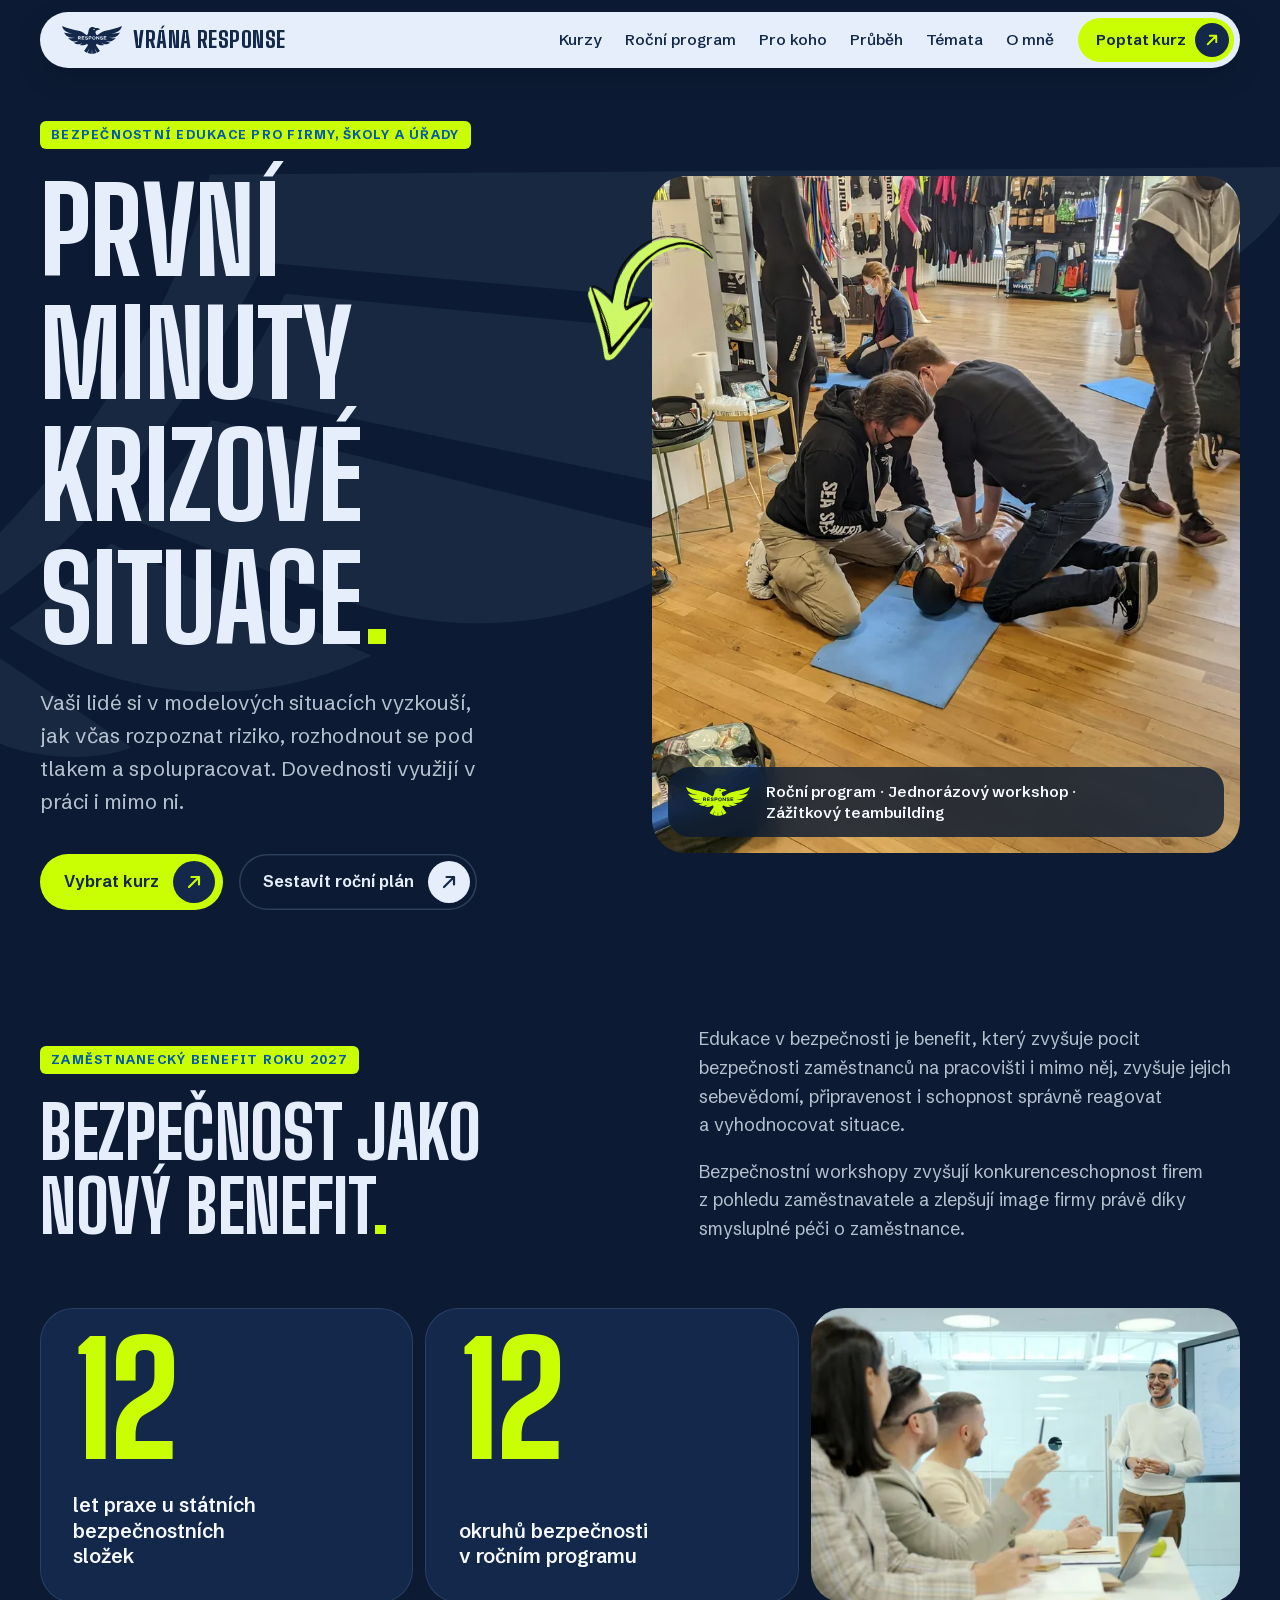
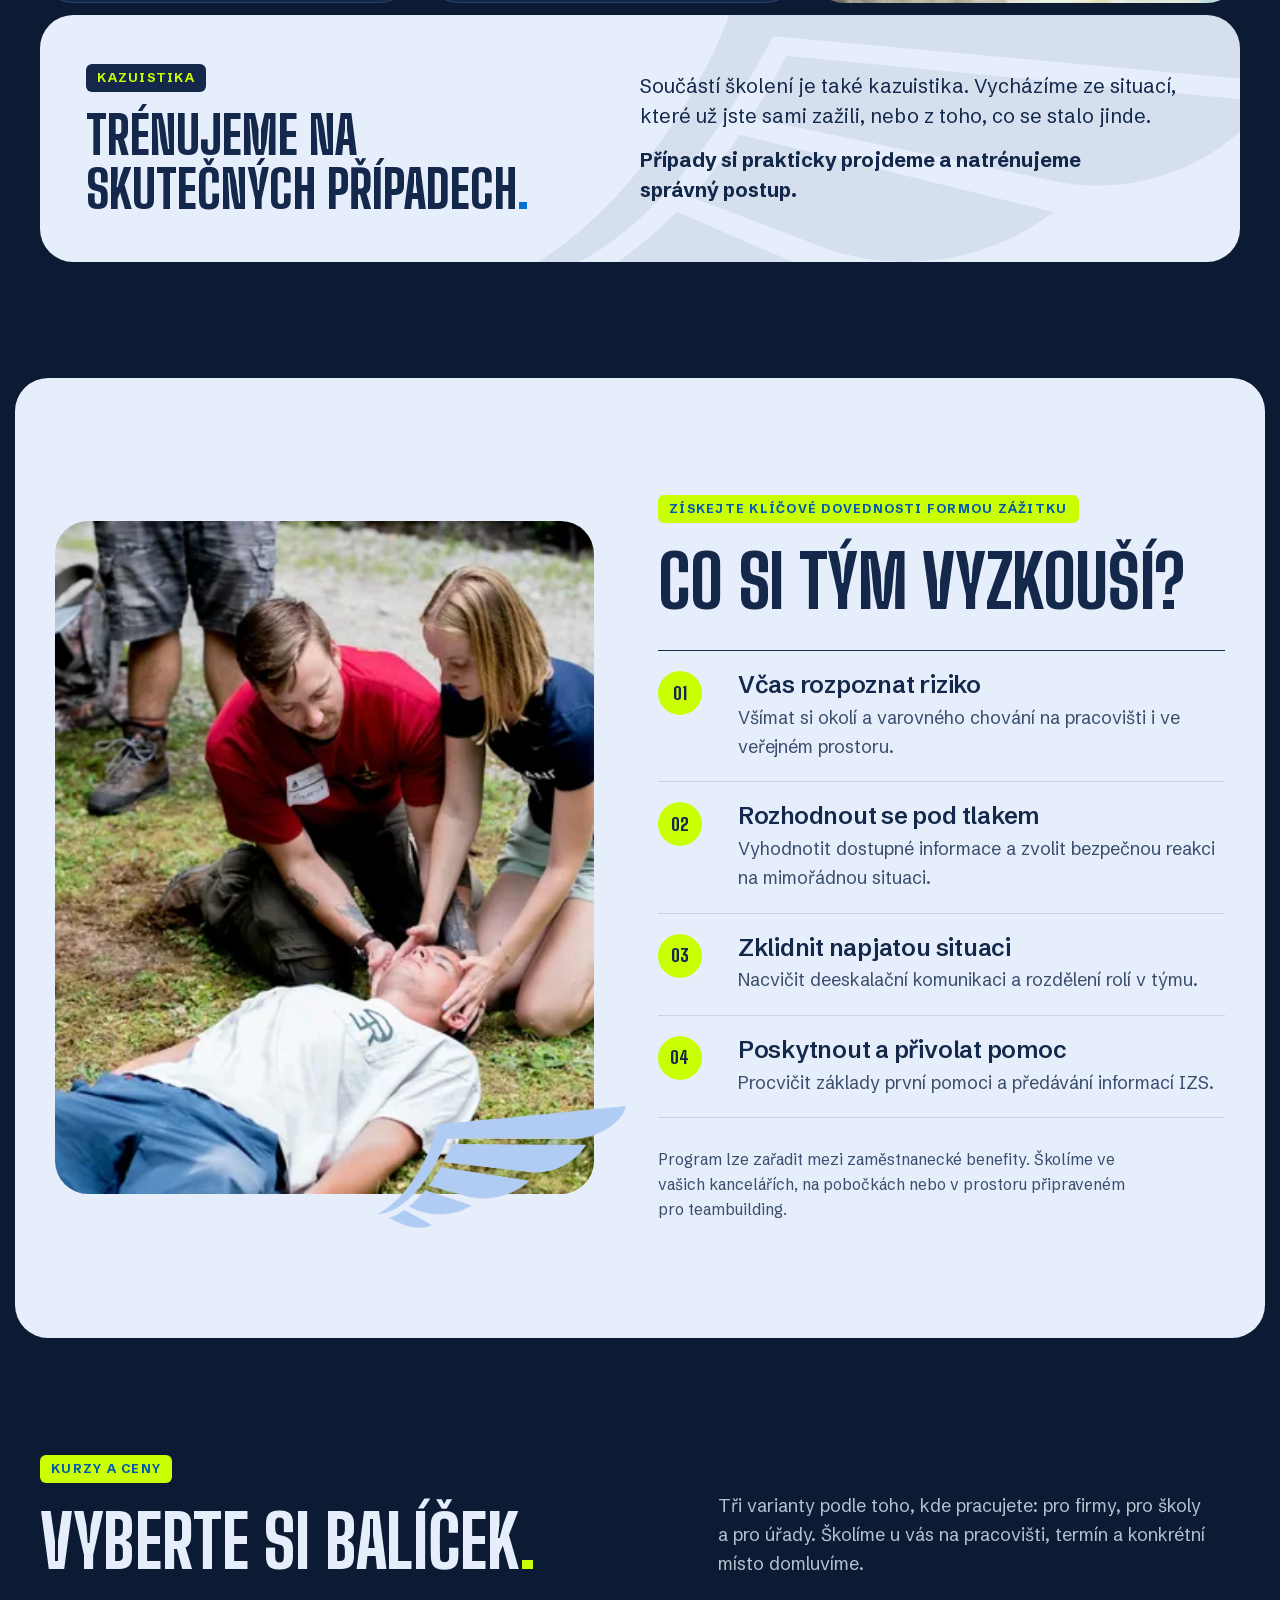
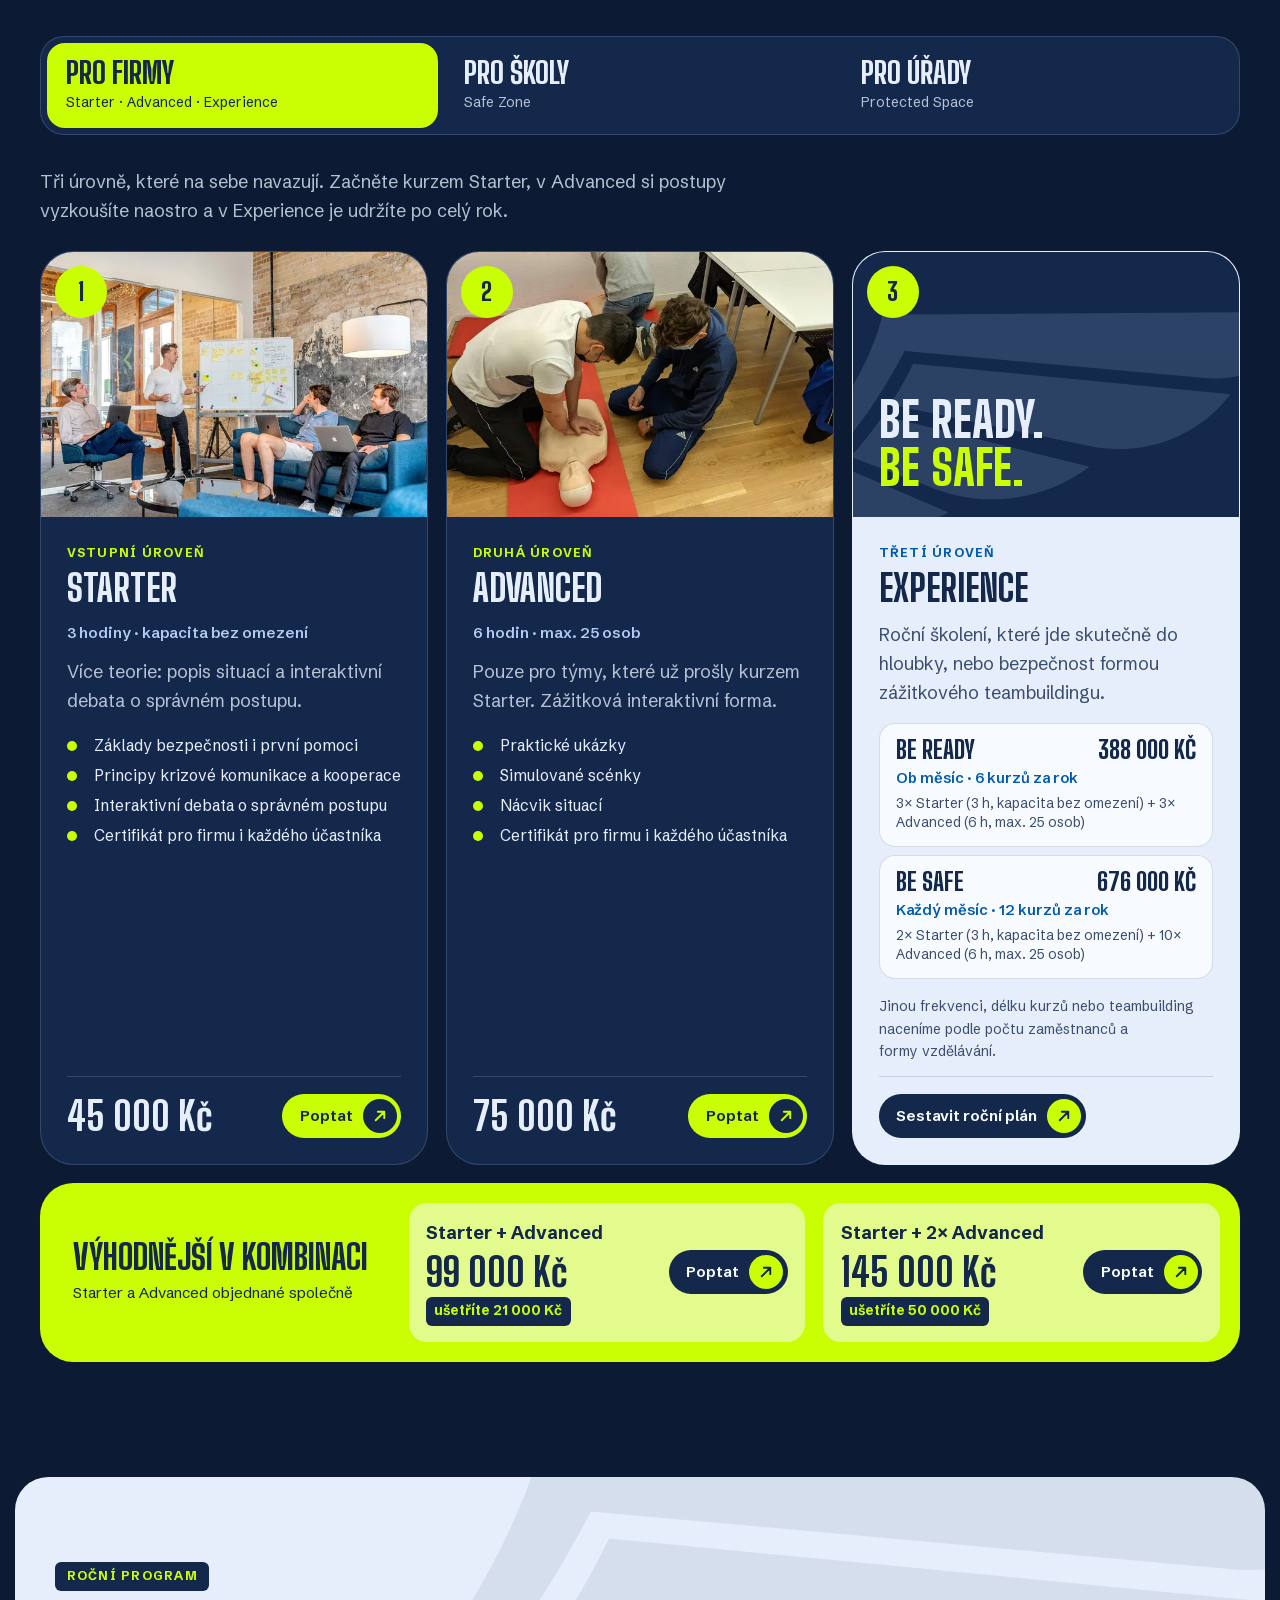
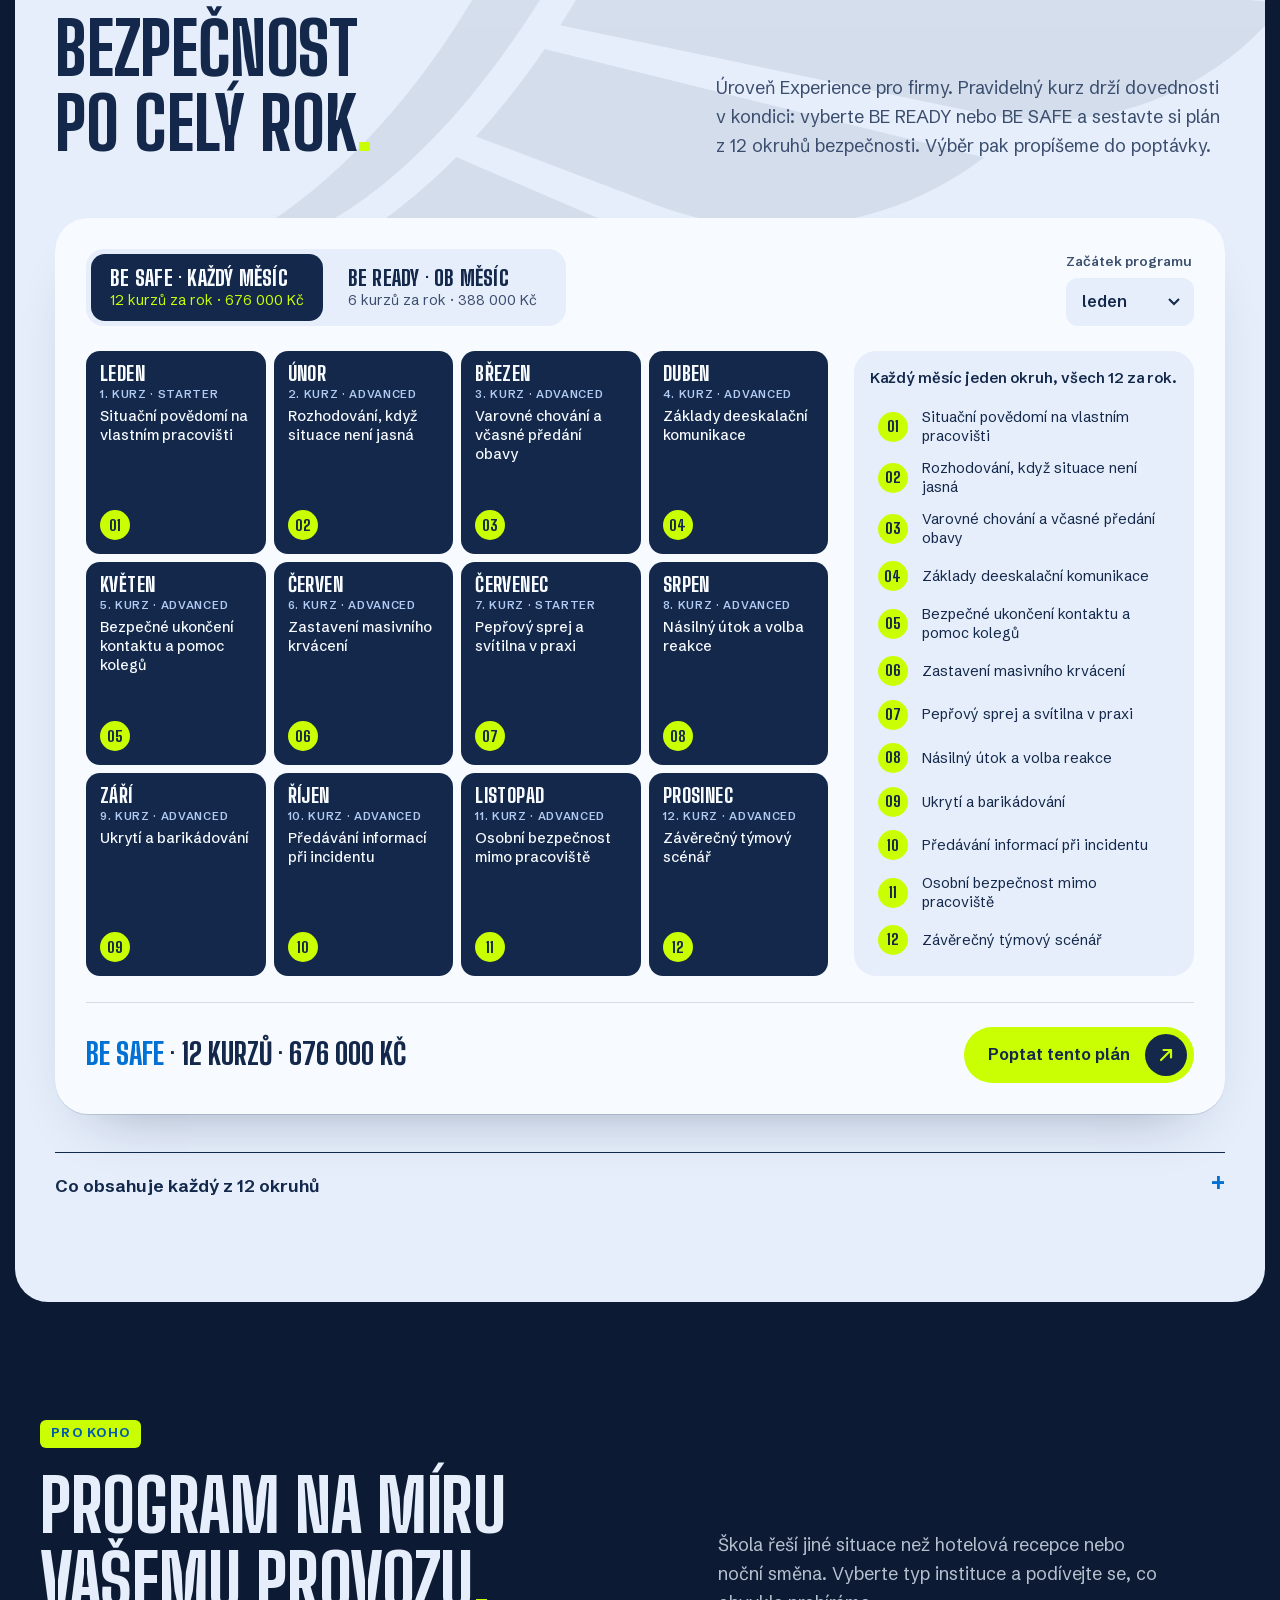
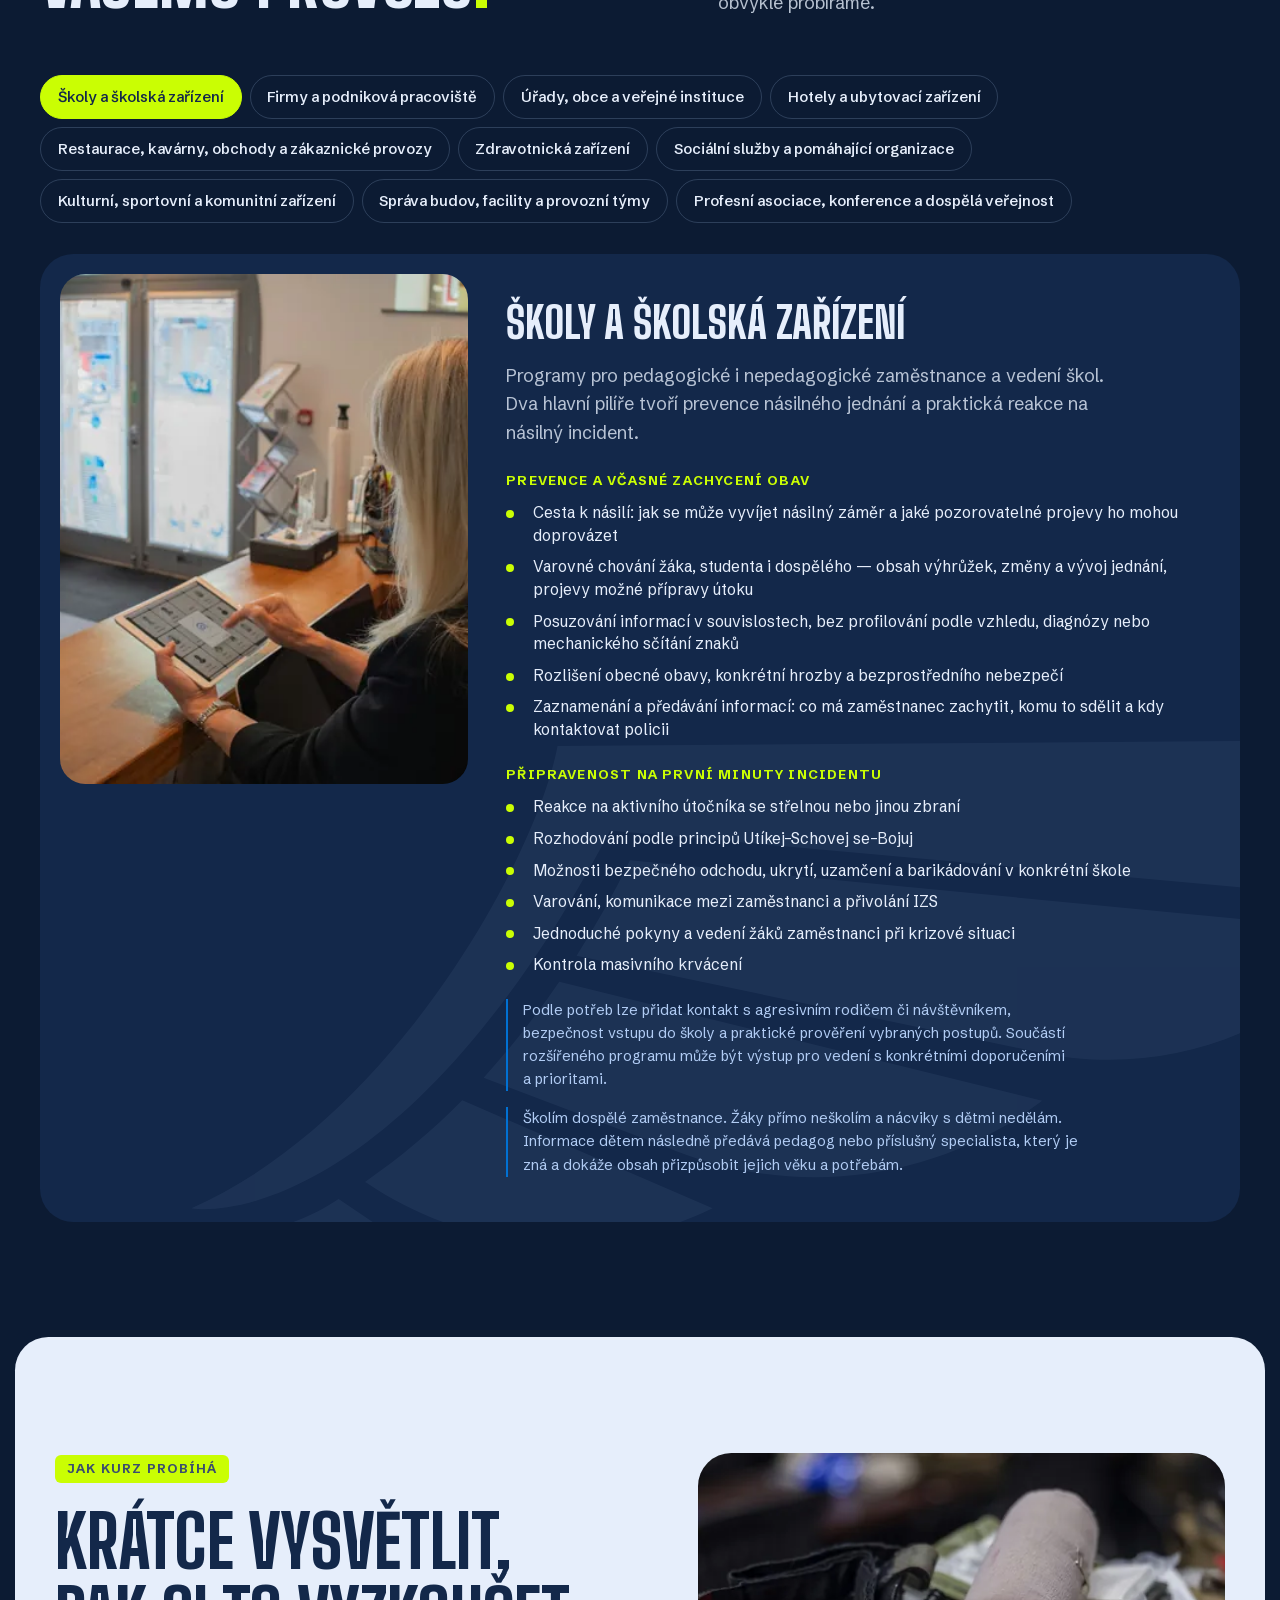
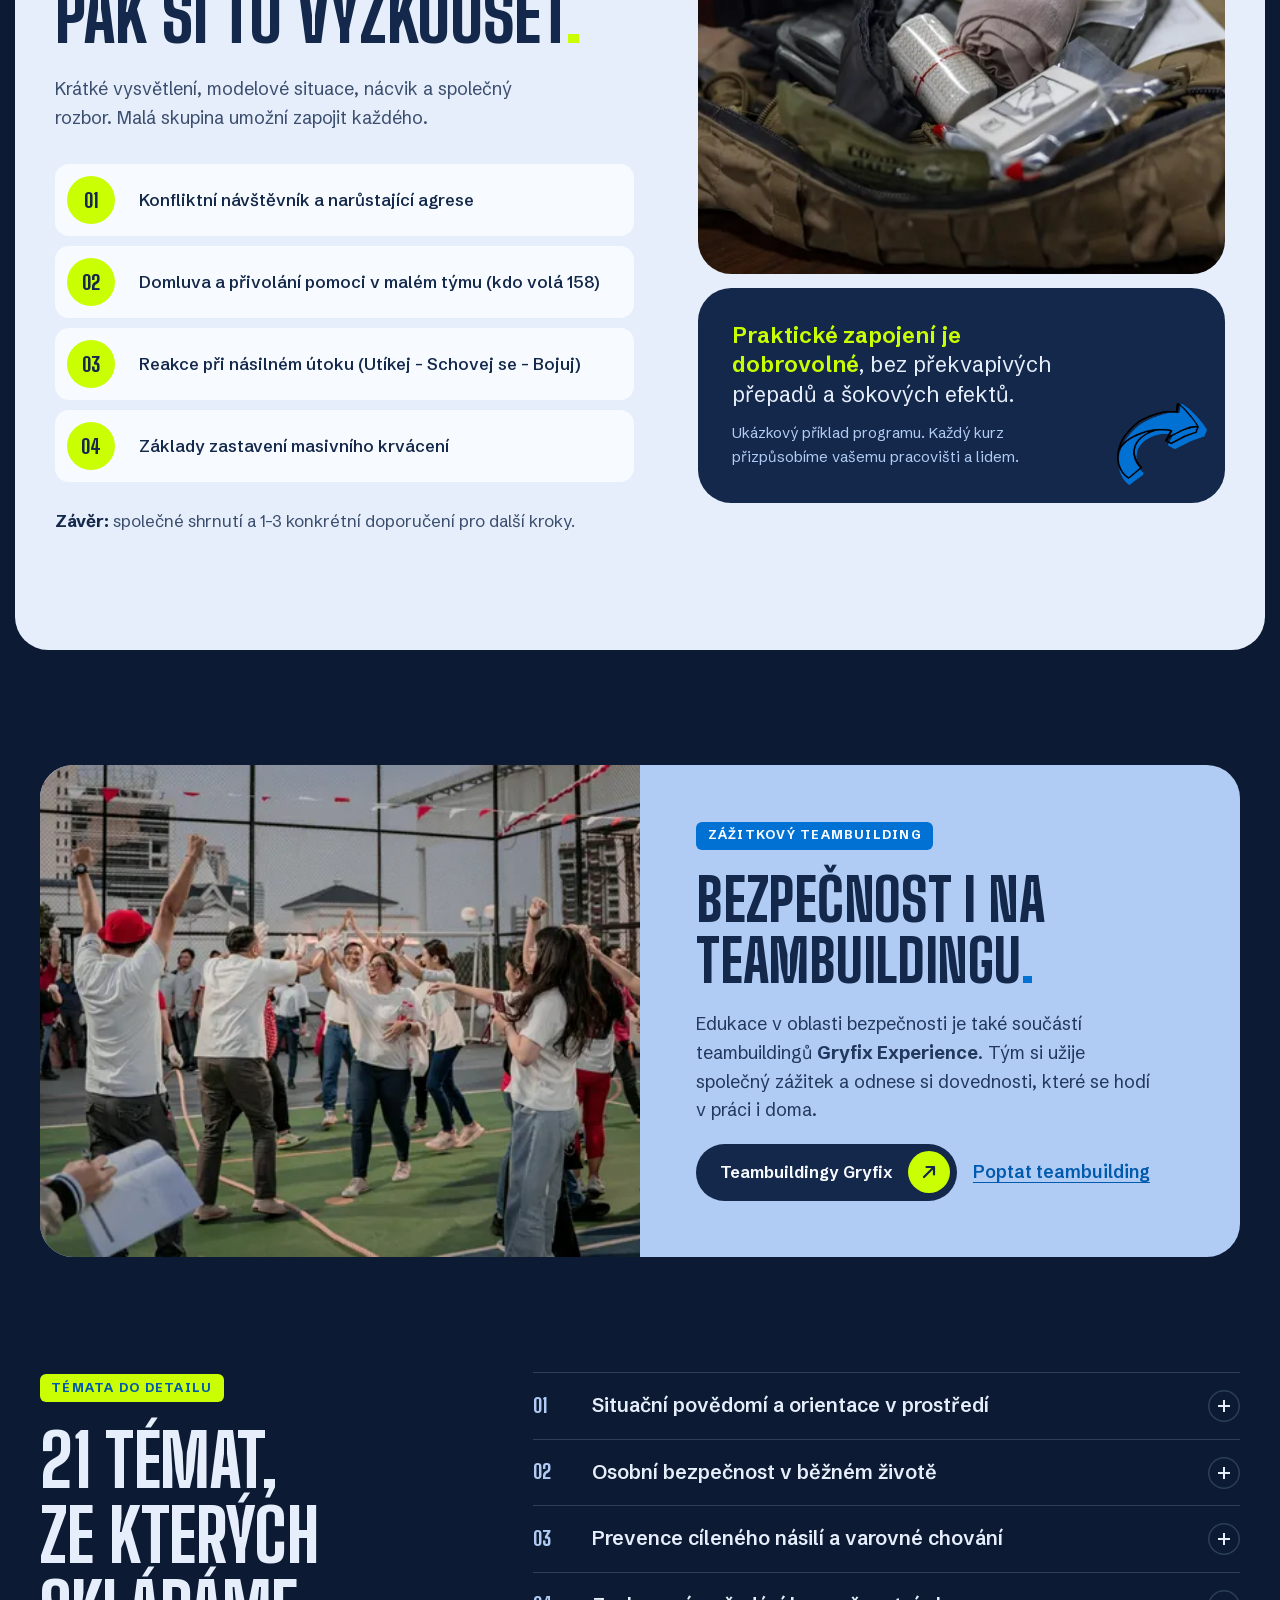
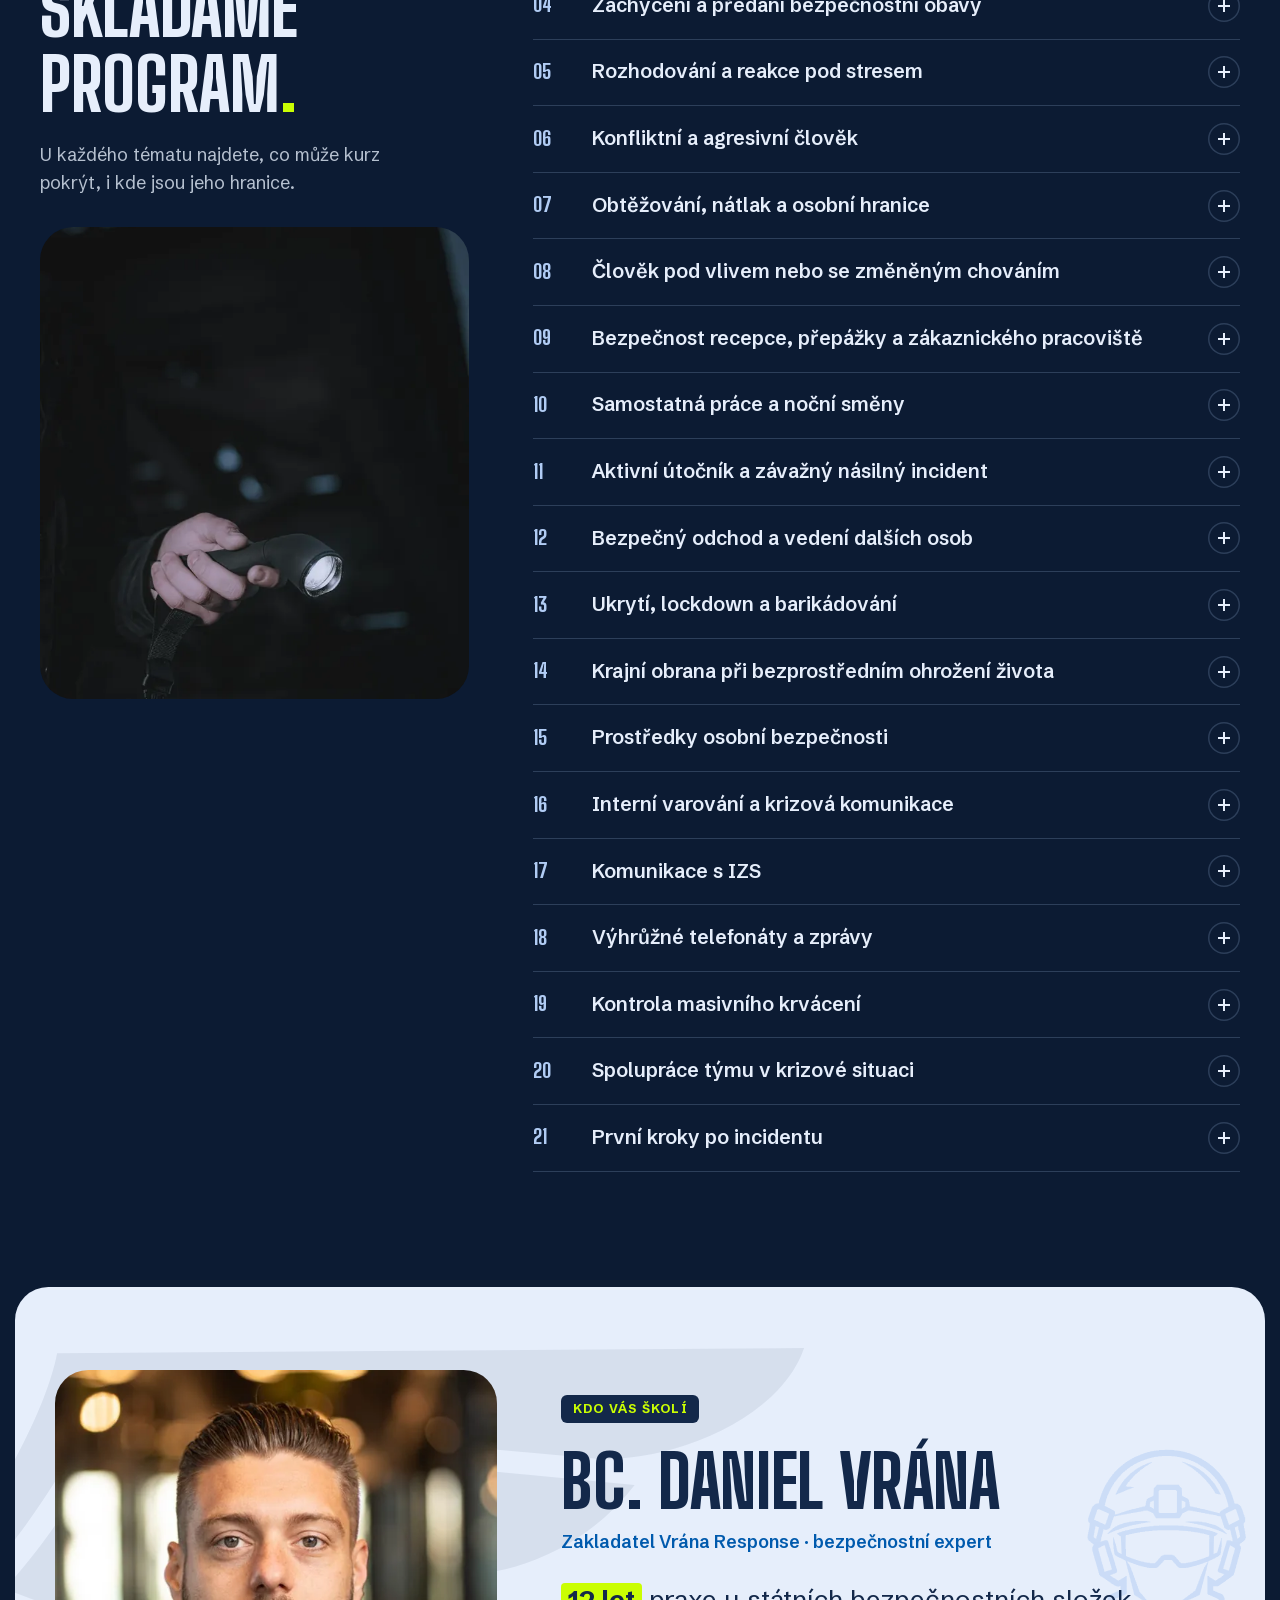
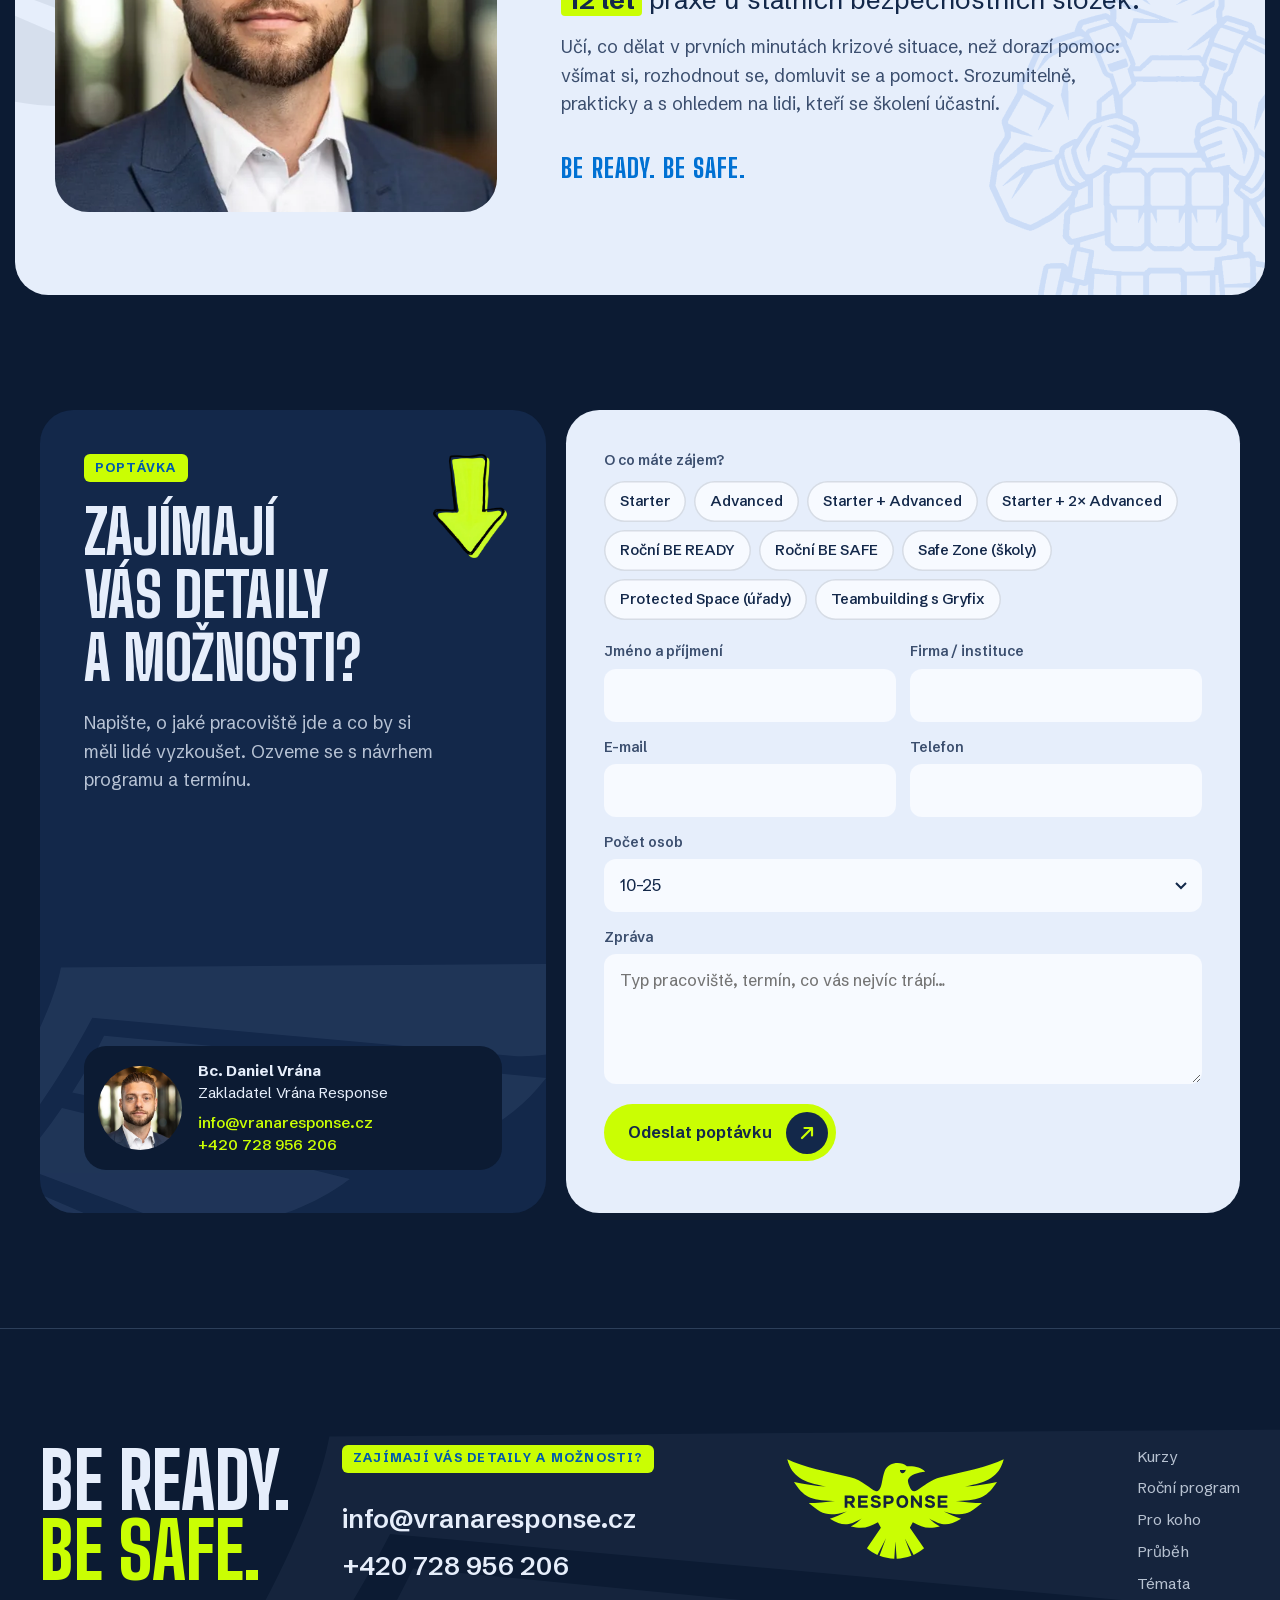
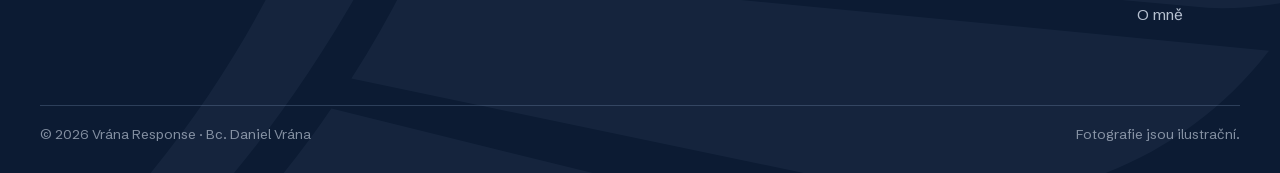
<file: index.html>
<!doctype html>
<html lang="cs">
<head>
<meta charset="utf-8">
<meta name="viewport" content="width=device-width, initial-scale=1">
<title>Vrána Response – bezpečnostní workshopy pro firmy, školy a úřady</title>
<meta name="description" content="Bezpečnostní workshopy a roční programy pro firmy, školy a úřady. Daniel Vrána, 12 let u státních bezpečnostních složek. První minuty krizové situace.">

<meta name="theme-color" content="#13284A">
<link rel="canonical" href="https://vranaresponse.cz/">
<meta property="og:type" content="website">
<meta property="og:locale" content="cs_CZ">
<meta property="og:title" content="Vrána Response – bezpečnostní workshopy pro firmy, školy a úřady">
<meta property="og:description" content="Bezpečnostní workshopy a roční programy pro firmy, školy a úřady. Daniel Vrána, 12 let u státních bezpečnostních složek. První minuty krizové situace.">
<meta property="og:url" content="https://vranaresponse.cz/">
<meta property="og:image" content="https://vranaresponse.cz/og.jpg">
<meta property="og:image:width" content="1200"><meta property="og:image:height" content="630">
<meta name="twitter:card" content="summary_large_image">
<link rel="preload" href="/fonts/bigshoulders-latin.woff2" as="font" type="font/woff2" crossorigin>
<link rel="preload" href="/fonts/bigshoulders-latin-ext.woff2" as="font" type="font/woff2" crossorigin>
<link rel="stylesheet" href="/css/style.css?v=35c89557ce">
<link rel="icon" href="/img/orlice-navy.svg" type="image/svg+xml">

<script type="application/ld+json">{"@context": "https://schema.org", "@type": "ProfessionalService", "name": "Vrána Response", "url": "https://vranaresponse.cz/", "description": "Bezpečnostní workshopy a roční programy pro firmy, školy a úřady. Daniel Vrána, 12 let u státních bezpečnostních složek. První minuty krizové situace.", "telephone": "+420 728 956 206", "email": "info@vranaresponse.cz", "logo": "https://vranaresponse.cz/img/logo.svg", "image": "https://vranaresponse.cz/og.jpg"}</script>
</head>
<body>
<a class="skip" href="#obsah">Přeskočit na obsah</a>
<header class="hlavicka">
  <div class="hlavicka-pruh">
    <a href="/" class="logo" aria-label="Vrána Response – úvod"><img src="/img/orlice-navy.svg" alt="" width="809" height="372"><span class="logo-nazev">Vrána Response</span></a>
    <nav class="menu" id="menu" aria-label="Hlavní">
      <a href="#kurzy">Kurzy</a><a href="#rocni-program">Roční program</a><a href="#pro-koho">Pro koho</a><a href="#prubeh">Průběh</a><a href="#temata">Témata</a><a href="#daniel">O mně</a>
    </nav>
    <a class="tl tl-mini" href="#poptavka"><span>Poptat kurz</span><i aria-hidden="true"></i></a>
    <button class="menu-tl" aria-expanded="false" aria-controls="menu"><span></span><span></span><span class="sr">Menu</span></button>
  </div>
</header>
<main id="obsah">



<section class="uvod">
  <div class="wrap uvod-mrizka">
    <div class="uvod-text">
      <p class="stitek">Bezpečnostní edukace pro firmy, školy a úřady</p>
      <h1>První minuty krizové situace<span class="tecka">.</span></h1>
      <p class="perex">Vaši lidé si v modelových situacích vyzkouší, jak včas rozpoznat riziko, rozhodnout se pod tlakem a&nbsp;spolupracovat. Dovednosti využijí v práci i mimo ni.</p>
      <div class="tlacitka">
        <a class="tl" href="#kurzy"><span>Vybrat kurz</span><i aria-hidden="true"></i></a>
        <a class="tl tl-obrys" href="#rocni-program"><span>Sestavit roční plán</span><i aria-hidden="true"></i></a>
      </div>
    </div>
    <figure class="uvod-foto">
      <img src="/img/skupina-nacvik-1920.webp" srcset="/img/skupina-nacvik-640.webp 640w, /img/skupina-nacvik-1280.webp 1280w, /img/skupina-nacvik-1920.webp 1920w" sizes="(min-width: 980px) 52vw, 100vw" width="1920" height="1440" alt="Skupina zaměstnanců při nácviku krizové situace" loading="eager" fetchpriority="high" decoding="async">
      <img class="uvod-sipka" src="/img/sipka-limetka.webp" alt="" width="509" height="600">
      <figcaption class="uvod-karta">
        <img src="/img/orlice.svg" alt="" width="72" height="33">
        <p><b>Roční program</b> · <b>Jednorázový workshop</b> · <b>Zážitkový teambuilding</b></p>
      </figcaption>
    </figure>
  </div>
</section>


<section class="benefit" id="benefit">
  <div class="wrap">
    <div class="benefit-mrizka">
      <div>
        <p class="stitek">Zaměstnanecký benefit roku 2027</p>
        <h2>Bezpečnost jako nový benefit<span class="tecka">.</span></h2>
      </div>
      <div class="benefit-text">
        <p>Edukace v bezpečnosti je benefit, který zvyšuje pocit bezpečnosti zaměstnanců na pracovišti i&nbsp;mimo něj, zvyšuje jejich sebevědomí, připravenost i&nbsp;schopnost správně reagovat a&nbsp;vyhodnocovat situace.</p>
        <p>Bezpečnostní workshopy zvyšují konkurenceschopnost firem z&nbsp;pohledu zaměstnavatele a&nbsp;zlepšují image firmy právě díky smysluplné péči o&nbsp;zaměstnance.</p>
      </div>
    </div>
    <div class="pruh">
      <div class="pruh-cislo"><b>12</b><span>let praxe u&nbsp;státních bezpečnostních složek</span></div>
      <div class="pruh-cislo"><b>12</b><span>okruhů bezpečnosti v&nbsp;ročním programu</span></div>
      <figure class="pruh-foto"><img src="/img/workshop-tabule-1920.webp" srcset="/img/workshop-tabule-640.webp 640w, /img/workshop-tabule-1280.webp 1280w, /img/workshop-tabule-1920.webp 1920w" sizes="(min-width: 980px) 30vw, 100vw" width="1920" height="1080" alt="Výklad u tabule během workshopu" loading="lazy" decoding="async"></figure>
    </div>
    <div class="kazuistika">
      <div class="kazuistika-hlava">
        <p class="stitek">Kazuistika</p>
        <h3>Trénujeme na skutečných případech<span class="tecka">.</span></h3>
      </div>
      <div class="kazuistika-text">
        <p>Součástí školení je také kazuistika. Vycházíme ze situací, které už jste sami zažili, nebo z&nbsp;toho, co se stalo jinde.</p>
        <p><b>Případy si prakticky projdeme a&nbsp;natrénujeme správný postup.</b></p>
      </div>
  </div>
</section>


<section class="tym">
  <div class="wrap tym-mrizka">
    <figure class="tym-foto">
      <img src="/img/venku-nacvik-1920.webp" srcset="/img/venku-nacvik-640.webp 640w, /img/venku-nacvik-1280.webp 1280w, /img/venku-nacvik-1920.webp 1920w" sizes="(min-width: 980px) 44vw, 100vw" width="1920" height="1280" alt="Nácvik reakce v terénu" loading="lazy" decoding="async">
      <img class="tym-kridlo" src="/img/kridlo.webp" alt="" width="600" height="295">
    </figure>
    <div class="tym-text">
      <p class="stitek">Získejte klíčové dovednosti formou zážitku</p>
      <h2>Co si tým vyzkouší?</h2>
      <ol class="ukoly">
        <li><span class="ukol-c">01</span><div><h3>Včas rozpoznat riziko</h3><p>Všímat si okolí a&nbsp;varovného chování na pracovišti i&nbsp;ve veřejném prostoru.</p></div></li>
        <li><span class="ukol-c">02</span><div><h3>Rozhodnout se pod tlakem</h3><p>Vyhodnotit dostupné informace a&nbsp;zvolit bezpečnou reakci na mimořádnou situaci.</p></div></li>
        <li><span class="ukol-c">03</span><div><h3>Zklidnit napjatou situaci</h3><p>Nacvičit deeskalační komunikaci a&nbsp;rozdělení rolí v&nbsp;týmu.</p></div></li>
        <li><span class="ukol-c">04</span><div><h3>Poskytnout a přivolat pomoc</h3><p>Procvičit základy první pomoci a&nbsp;předávání informací IZS.</p></div></li>
      </ol>
      <p class="pozn">Program lze zařadit mezi zaměstnanecké benefity. Školíme ve vašich kancelářích, na pobočkách nebo v&nbsp;prostoru připraveném pro teambuilding.</p>
    </div>
  </div>
</section>


<section class="kurzy" id="kurzy">
  <div class="wrap">
    <div class="hlava-sekce">
      <div>
        <p class="stitek">Kurzy a ceny</p>
        <h2>Vyberte si balíček<span class="tecka">.</span></h2>
      </div>
      <p>Tři varianty podle toho, kde pracujete: pro firmy, pro školy a&nbsp;pro úřady. Školíme u&nbsp;vás na pracovišti, termín a&nbsp;konkrétní místo domluvíme.</p>
    </div>

    <div class="varianty" role="tablist" aria-label="Pro koho je balíček">
      <button type="button" role="tab" id="vt-firmy" aria-controls="vp-firmy" aria-selected="true" ><b>Pro firmy</b><span>Starter · Advanced · Experience</span></button><button type="button" role="tab" id="vt-skoly" aria-controls="vp-skoly" aria-selected="false" tabindex="-1"><b>Pro školy</b><span>Safe Zone</span></button><button type="button" role="tab" id="vt-urady" aria-controls="vp-urady" aria-selected="false" tabindex="-1"><b>Pro úřady</b><span>Protected Space</span></button>
    </div>

    
    <div class="varianta" role="tabpanel" id="vp-firmy" aria-labelledby="vt-firmy" >
      
      <p class="varianta-uvod">Tři úrovně, které na sebe navazují. Začněte kurzem Starter, v Advanced si postupy vyzkoušíte naostro a v Experience je udržíte po celý rok.</p>
      <div class="balicky">
        
        <article class="balicek">
          <figure class="balicek-foto">
            <img src="/img/workshop-flipchart-1920.webp" srcset="/img/workshop-flipchart-640.webp 640w, /img/workshop-flipchart-1280.webp 1280w, /img/workshop-flipchart-1920.webp 1920w" sizes="(min-width: 980px) 31vw, (min-width: 700px) 50vw, 100vw" width="1920" height="1440" alt="Starter" loading="lazy" decoding="async">
            <span class="balicek-kod">1</span>
          </figure>
          <div class="balicek-telo">
            <p class="balicek-uroven">Vstupní úroveň</p>
            <h3>Starter</h3>
            <p class="balicek-delka">3 hodiny · kapacita bez omezení</p>
            <p>Více teorie: popis situací a interaktivní debata o správném postupu.</p>
            <ul><li>Základy bezpečnosti i první pomoci</li><li>Principy krizové komunikace a kooperace</li><li>Interaktivní debata o správném postupu</li><li>Certifikát pro firmu i každého účastníka</li></ul>
            <div class="balicek-pata">
              <p class="cena">45 000&nbsp;Kč</p>
              <a class="tl tl-mini" href="#poptavka" data-zajem="Firmy · Starter"><span>Poptat</span><i aria-hidden="true"></i></a>
            </div>
          </div>
        </article>
        
        <article class="balicek">
          <figure class="balicek-foto">
            <img src="/img/nacvik-kpr-1920.webp" srcset="/img/nacvik-kpr-640.webp 640w, /img/nacvik-kpr-1280.webp 1280w, /img/nacvik-kpr-1920.webp 1920w" sizes="(min-width: 980px) 31vw, (min-width: 700px) 50vw, 100vw" width="1920" height="1440" alt="Advanced" loading="lazy" decoding="async">
            <span class="balicek-kod">2</span>
          </figure>
          <div class="balicek-telo">
            <p class="balicek-uroven">Druhá úroveň</p>
            <h3>Advanced</h3>
            <p class="balicek-delka">6 hodin · max. 25 osob</p>
            <p>Pouze pro týmy, které už prošly kurzem Starter. Zážitková interaktivní forma.</p>
            <ul><li>Praktické ukázky</li><li>Simulované scénky</li><li>Nácvik situací</li><li>Certifikát pro firmu i každého účastníka</li></ul>
            <div class="balicek-pata">
              <p class="cena">75 000&nbsp;Kč</p>
              <a class="tl tl-mini" href="#poptavka" data-zajem="Firmy · Advanced"><span>Poptat</span><i aria-hidden="true"></i></a>
            </div>
          </div>
        </article>
        
        
        <article class="balicek balicek-hlavni">
          <div class="balicek-deska">
            <span class="balicek-kod">3</span>
            <p class="deska-heslo">BE READY.<br><span>BE SAFE.</span></p>
          </div>
          <div class="balicek-telo">
            <p class="balicek-uroven">Třetí úroveň</p>
            <h3>Experience</h3>
            <p>Roční školení, které jde skutečně do hloubky, nebo bezpečnost formou zážitkového teambuildingu.</p>
            <div class="rocni-programy">
              
              <a class="rp" href="#rocni-program" data-zajem="Roční školení BE READY" data-rezim-cil="6">
                <span class="rp-hlava"><b>BE READY</b><span class="rp-cena">388 000&nbsp;Kč</span></span>
                <span class="rp-tempo">Ob měsíc · 6 kurzů za rok</span>
                <span class="rp-slozeni">3× Starter (3 h, kapacita bez omezení) + 3× Advanced (6 h, max. 25 osob)</span>
              </a>
              
              <a class="rp" href="#rocni-program" data-zajem="Roční školení BE SAFE" data-rezim-cil="12">
                <span class="rp-hlava"><b>BE SAFE</b><span class="rp-cena">676 000&nbsp;Kč</span></span>
                <span class="rp-tempo">Každý měsíc · 12 kurzů za rok</span>
                <span class="rp-slozeni">2× Starter (3 h, kapacita bez omezení) + 10× Advanced (6 h, max. 25 osob)</span>
              </a>
              
            </div>
            <p class="balicek-pozn">Jinou frekvenci, délku kurzů nebo teambuilding naceníme podle počtu zaměstnanců a formy vzdělávání.</p>
            <div class="balicek-pata">
              <a class="tl tl-mini tl-tmave" href="#rocni-program"><span>Sestavit roční plán</span><i aria-hidden="true"></i></a>
            </div>
          </div>
        </article>
      </div>
      <div class="kombinace">
        <div class="kombinace-hlava">
          <p class="kombinace-nadpis">Výhodnější v&nbsp;kombinaci</p>
          <p>Starter a&nbsp;Advanced objednané společně</p>
        </div>
        
        <div class="kombinace-polozka">
          <p class="kombinace-nazev">Starter + Advanced</p>
          <p class="cena">99 000&nbsp;Kč</p>
          <p class="kombinace-uspora">ušetříte 21 000&nbsp;Kč</p>
          <a class="tl tl-mini tl-tmave" href="#poptavka" data-zajem="Firmy · Starter + Advanced"><span>Poptat</span><i aria-hidden="true"></i></a>
        </div>
        
        <div class="kombinace-polozka">
          <p class="kombinace-nazev">Starter + 2× Advanced</p>
          <p class="cena">145 000&nbsp;Kč</p>
          <p class="kombinace-uspora">ušetříte 50 000&nbsp;Kč</p>
          <a class="tl tl-mini tl-tmave" href="#poptavka" data-zajem="Firmy · Starter + 2× Advanced"><span>Poptat</span><i aria-hidden="true"></i></a>
        </div>
        
      </div>
      
    </div>
    
    <div class="varianta" role="tabpanel" id="vp-skoly" aria-labelledby="vt-skoly" hidden>
      
      
      <article class="kurz-jeden">
        <figure class="kurz-foto"><img src="/img/unikovy-vychod-1920.webp" srcset="/img/unikovy-vychod-640.webp 640w, /img/unikovy-vychod-1280.webp 1280w, /img/unikovy-vychod-1920.webp 1920w" sizes="(min-width: 980px) 40vw, 100vw" width="1920" height="2880" alt="Safe Zone" loading="lazy" decoding="async"></figure>
        <div class="kurz-telo">
          <p class="balicek-uroven">Pro zaměstnance škol</p>
          <h3>Safe Zone</h3>
          <p class="balicek-delka">5–6 hodin · až 25 osob</p>
          <p class="kurz-popis">Jednorázový kurz pro zaměstnance škol kombinující teorii a praktický nácvik situací.</p>
          <ul><li>Teorie i praktický nácvik situací</li><li>Pro pedagogické i nepedagogické zaměstnance a vedení</li><li>Program podle prostor a provozu vaší školy</li></ul>
          <div class="kurz-ceny">
            
            <div class="kurz-cena">
              <p class="kurz-cena-n">1 kurz</p>
              <p class="cena">1 400&nbsp;Kč</p>
              <p class="kurz-cena-j">za osobu</p>
            </div>
            
            <div class="kurz-cena kurz-cena-vyhodna">
              <p class="kurz-cena-n">2 kurzy</p>
              <p class="cena">1 100&nbsp;Kč</p>
              <p class="kurz-cena-j">za osobu a kurz</p>
            </div>
            
          </div>
          <a class="tl" href="#poptavka" data-zajem="Školy · Safe Zone"><span>Poptat Safe Zone</span><i aria-hidden="true"></i></a>
        </div>
      </article>
      
    </div>
    
    <div class="varianta" role="tabpanel" id="vp-urady" aria-labelledby="vt-urady" hidden>
      
      
      <article class="kurz-jeden">
        <figure class="kurz-foto"><img src="/img/recepce-prazdna-1920.webp" srcset="/img/recepce-prazdna-640.webp 640w, /img/recepce-prazdna-1280.webp 1280w, /img/recepce-prazdna-1920.webp 1920w" sizes="(min-width: 980px) 40vw, 100vw" width="1920" height="1163" alt="Protected Space" loading="lazy" decoding="async"></figure>
        <div class="kurz-telo">
          <p class="balicek-uroven">Pro zaměstnance úřadů</p>
          <h3>Protected Space</h3>
          <p class="balicek-delka">5–6 hodin · až 25 osob</p>
          <p class="kurz-popis">Jednorázový kurz pro zaměstnance úřadů kombinující teorii a praktický nácvik situací.</p>
          <ul><li>Teorie i praktický nácvik situací</li><li>Kontakt s veřejností, přepážky a podatelny</li><li>Program podle prostor a provozu vašeho úřadu</li></ul>
          <div class="kurz-ceny">
            
            <div class="kurz-cena">
              <p class="kurz-cena-n">1 kurz</p>
              <p class="cena">1 500&nbsp;Kč</p>
              <p class="kurz-cena-j">za osobu</p>
            </div>
            
            <div class="kurz-cena kurz-cena-vyhodna">
              <p class="kurz-cena-n">2 kurzy</p>
              <p class="cena">1 200&nbsp;Kč</p>
              <p class="kurz-cena-j">za osobu a kurz</p>
            </div>
            
          </div>
          <a class="tl" href="#poptavka" data-zajem="Úřady · Protected Space"><span>Poptat Protected Space</span><i aria-hidden="true"></i></a>
        </div>
      </article>
      
    </div>
    
  </div>
</section>


<section class="rocni" id="rocni-program">
  <div class="wrap">
    <div class="hlava-sekce">
      <div>
        <p class="stitek">Roční program</p>
        <h2>Bezpečnost po celý rok<span class="tecka">.</span></h2>
      </div>
      <p>Úroveň Experience pro firmy. Pravidelný kurz drží dovednosti v&nbsp;kondici: vyberte BE READY nebo BE SAFE a&nbsp;sestavte si plán z&nbsp;12&nbsp;okruhů bezpečnosti. Výběr pak propíšeme do poptávky.</p>
    </div>

    <div class="planovac" data-planovac>
      <div class="plan-ovladani">
        <div class="prepinac" role="radiogroup" aria-label="Tempo ročního programu">
          <button type="button" role="radio" aria-checked="true" data-rezim="12"><b>BE SAFE · každý měsíc</b><span>12 kurzů za rok · 676&nbsp;000&nbsp;Kč</span></button>
          <button type="button" role="radio" aria-checked="false" data-rezim="6"><b>BE READY · ob měsíc</b><span>6 kurzů za rok · 388&nbsp;000&nbsp;Kč</span></button>
        </div>
        <label class="plan-start">Začátek programu
          <select data-start>
            <option value="0">leden</option><option value="1">únor</option><option value="2">březen</option><option value="3">duben</option><option value="4">květen</option><option value="5">červen</option><option value="6">červenec</option><option value="7">srpen</option><option value="8">září</option><option value="9">říjen</option><option value="10">listopad</option><option value="11">prosinec</option>
          </select>
        </label>
      </div>

      <div class="plan-telo">
        <ol class="plan-mesice" data-mesice aria-live="polite"></ol>
        <aside class="plan-okruhy">
          <p class="plan-napoveda" data-napoveda>Každý měsíc jeden okruh, všech 12 za rok.</p>
          <ul class="okruhy" data-okruhy>
            
            <li><button type="button" class="okruh" data-c="1" aria-pressed="true"><span class="okruh-c">01</span><span class="okruh-n">Situační povědomí na vlastním pracovišti</span></button></li>
            
            <li><button type="button" class="okruh" data-c="2" aria-pressed="true"><span class="okruh-c">02</span><span class="okruh-n">Rozhodování, když situace není jasná</span></button></li>
            
            <li><button type="button" class="okruh" data-c="3" aria-pressed="true"><span class="okruh-c">03</span><span class="okruh-n">Varovné chování a včasné předání obavy</span></button></li>
            
            <li><button type="button" class="okruh" data-c="4" aria-pressed="true"><span class="okruh-c">04</span><span class="okruh-n">Základy deeskalační komunikace</span></button></li>
            
            <li><button type="button" class="okruh" data-c="5" aria-pressed="true"><span class="okruh-c">05</span><span class="okruh-n">Bezpečné ukončení kontaktu a pomoc kolegů</span></button></li>
            
            <li><button type="button" class="okruh" data-c="6" aria-pressed="true"><span class="okruh-c">06</span><span class="okruh-n">Zastavení masivního krvácení</span></button></li>
            
            <li><button type="button" class="okruh" data-c="7" aria-pressed="true"><span class="okruh-c">07</span><span class="okruh-n">Pepřový sprej a svítilna v praxi</span></button></li>
            
            <li><button type="button" class="okruh" data-c="8" aria-pressed="true"><span class="okruh-c">08</span><span class="okruh-n">Násilný útok a volba reakce</span></button></li>
            
            <li><button type="button" class="okruh" data-c="9" aria-pressed="true"><span class="okruh-c">09</span><span class="okruh-n">Ukrytí a barikádování</span></button></li>
            
            <li><button type="button" class="okruh" data-c="10" aria-pressed="true"><span class="okruh-c">10</span><span class="okruh-n">Předávání informací při incidentu</span></button></li>
            
            <li><button type="button" class="okruh" data-c="11" aria-pressed="true"><span class="okruh-c">11</span><span class="okruh-n">Osobní bezpečnost mimo pracoviště</span></button></li>
            
            <li><button type="button" class="okruh" data-c="12" aria-pressed="true"><span class="okruh-c">12</span><span class="okruh-n">Závěrečný týmový scénář</span></button></li>
            
          </ul>
        </aside>
      </div>

      <div class="plan-pata">
        <p class="plan-souhrn" data-souhrn>BE SAFE · 12 kurzů · 676&nbsp;000&nbsp;Kč</p>
        <a class="tl" href="#poptavka" data-poptat-plan><span>Poptat tento plán</span><i aria-hidden="true"></i></a>
      </div>
    </div>

    <details class="okruhy-detail">
      <summary>Co obsahuje každý z&nbsp;12 okruhů</summary>
      <ol>
        <li><b>Situační povědomí na vlastním pracovišti</b><p>Prohlídka kanceláří a okolí, možnosti odchodu, dostupná pomoc. Rozhodování nad konkrétní hrozbou.</p></li><li><b>Rozhodování, když situace není jasná</b><p>Práce s neúplnými informacemi. Co je skutečnost, co domněnka a kdy musím změnit původní rozhodnutí.</p></li><li><b>Varovné chování a včasné předání obavy</b><p>Konkrétní výroky, změny a souvislosti. Jak obavu zaznamenat a předat, kdy přivolat okamžitou pomoc.</p></li><li><b>Základy deeskalační komunikace</b><p>Naslouchání, hlas, formulace, hranice a rozpoznání okamžiku, kdy další rozhovor není bezpečný.</p></li><li><b>Bezpečné ukončení kontaktu a pomoc kolegů</b><p>Týmový nácvik: kdo komunikuje, kdo přivolává pomoc a kdo pomáhá ostatním odejít.</p></li><li><b>Zastavení masivního krvácení</b><p>Praktický nácvik přímého tlaku, tamponády vhodné rány a turniketu.</p></li><li><b>Pepřový sprej a svítilna v praxi</b><p>Manipulace s inertním sprejem, rozhodování o použití, dostupnost prostředku a jeho limity. Orientace se svítilnou.</p></li><li><b>Násilný útok a volba reakce</b><p>Utíkej–Schovej se–Bojuj podle konkrétních podmínek. Několik navazujících rozhodnutí při měnící se situaci.</p></li><li><b>Ukrytí a barikádování</b><p>Praktické prověření postupu ve schválené místnosti podle konkrétních dveří a vybavení.</p></li><li><b>Předávání informací při incidentu</b><p>Interní varování, jasné úkoly, ověření porozumění a simulovaná komunikace s IZS.</p></li><li><b>Osobní bezpečnost mimo pracoviště</b><p>Použití naučených postupů v MHD, restauraci nebo při cestě k autu.</p></li><li><b>Závěrečný týmový scénář</b><p>Propojení vybraných dovedností, rozbor a opakování problematické části.</p></li>
      </ol>
    </details>
  </div>
  <script type="application/json" id="okruhy-data">[{"c": 1, "nazev": "Situa\u010dn\u00ed pov\u011bdom\u00ed na vlastn\u00edm pracovi\u0161ti", "popis": "Prohl\u00eddka kancel\u00e1\u0159\u00ed a okol\u00ed, mo\u017enosti odchodu, dostupn\u00e1 pomoc. Rozhodov\u00e1n\u00ed nad konkr\u00e9tn\u00ed hrozbou."}, {"c": 2, "nazev": "Rozhodov\u00e1n\u00ed, kdy\u017e situace nen\u00ed jasn\u00e1", "popis": "Pr\u00e1ce s ne\u00fapln\u00fdmi informacemi. Co je skute\u010dnost, co domn\u011bnka a kdy mus\u00edm zm\u011bnit p\u016fvodn\u00ed rozhodnut\u00ed."}, {"c": 3, "nazev": "Varovn\u00e9 chov\u00e1n\u00ed a v\u010dasn\u00e9 p\u0159ed\u00e1n\u00ed obavy", "popis": "Konkr\u00e9tn\u00ed v\u00fdroky, zm\u011bny a souvislosti. Jak obavu zaznamenat a p\u0159edat, kdy p\u0159ivolat okam\u017eitou pomoc."}, {"c": 4, "nazev": "Z\u00e1klady deeskala\u010dn\u00ed komunikace", "popis": "Naslouch\u00e1n\u00ed, hlas, formulace, hranice a rozpozn\u00e1n\u00ed okam\u017eiku, kdy dal\u0161\u00ed rozhovor nen\u00ed bezpe\u010dn\u00fd."}, {"c": 5, "nazev": "Bezpe\u010dn\u00e9 ukon\u010den\u00ed kontaktu a pomoc koleg\u016f", "popis": "T\u00fdmov\u00fd n\u00e1cvik: kdo komunikuje, kdo p\u0159ivol\u00e1v\u00e1 pomoc a kdo pom\u00e1h\u00e1 ostatn\u00edm odej\u00edt."}, {"c": 6, "nazev": "Zastaven\u00ed masivn\u00edho krv\u00e1cen\u00ed", "popis": "Praktick\u00fd n\u00e1cvik p\u0159\u00edm\u00e9ho tlaku, tampon\u00e1dy vhodn\u00e9 r\u00e1ny a turniketu."}, {"c": 7, "nazev": "Pep\u0159ov\u00fd sprej a sv\u00edtilna v praxi", "popis": "Manipulace s inertn\u00edm sprejem, rozhodov\u00e1n\u00ed o pou\u017eit\u00ed, dostupnost prost\u0159edku a jeho limity. Orientace se sv\u00edtilnou."}, {"c": 8, "nazev": "N\u00e1siln\u00fd \u00fatok a volba reakce", "popis": "Ut\u00edkej\u2013Schovej se\u2013Bojuj podle konkr\u00e9tn\u00edch podm\u00ednek. N\u011bkolik navazuj\u00edc\u00edch rozhodnut\u00ed p\u0159i m\u011bn\u00edc\u00ed se situaci."}, {"c": 9, "nazev": "Ukryt\u00ed a barik\u00e1dov\u00e1n\u00ed", "popis": "Praktick\u00e9 prov\u011b\u0159en\u00ed postupu ve schv\u00e1len\u00e9 m\u00edstnosti podle konkr\u00e9tn\u00edch dve\u0159\u00ed a vybaven\u00ed."}, {"c": 10, "nazev": "P\u0159ed\u00e1v\u00e1n\u00ed informac\u00ed p\u0159i incidentu", "popis": "Intern\u00ed varov\u00e1n\u00ed, jasn\u00e9 \u00fakoly, ov\u011b\u0159en\u00ed porozum\u011bn\u00ed a simulovan\u00e1 komunikace s IZS."}, {"c": 11, "nazev": "Osobn\u00ed bezpe\u010dnost mimo pracovi\u0161t\u011b", "popis": "Pou\u017eit\u00ed nau\u010den\u00fdch postup\u016f v MHD, restauraci nebo p\u0159i cest\u011b k autu."}, {"c": 12, "nazev": "Z\u00e1v\u011bre\u010dn\u00fd t\u00fdmov\u00fd sc\u00e9n\u00e1\u0159", "popis": "Propojen\u00ed vybran\u00fdch dovednost\u00ed, rozbor a opakov\u00e1n\u00ed problematick\u00e9 \u010d\u00e1sti."}]</script>
</section>


<section class="prokoho" id="pro-koho">
  <div class="wrap">
    <div class="hlava-sekce">
      <div>
        <p class="stitek">Pro koho</p>
        <h2>Program na míru vašemu provozu<span class="tecka">.</span></h2>
      </div>
      <p>Škola řeší jiné situace než hotelová recepce nebo noční směna. Vyberte typ instituce a&nbsp;podívejte se, co obvykle probíráme.</p>
    </div>
    <div class="zalozky" role="tablist" aria-label="Typ instituce">
      <button type="button" role="tab" id="tab-1" aria-controls="panel-1" aria-selected="true" >Školy a školská zařízení</button><button type="button" role="tab" id="tab-2" aria-controls="panel-2" aria-selected="false" tabindex="-1">Firmy a podniková pracoviště</button><button type="button" role="tab" id="tab-3" aria-controls="panel-3" aria-selected="false" tabindex="-1">Úřady, obce a veřejné instituce</button><button type="button" role="tab" id="tab-4" aria-controls="panel-4" aria-selected="false" tabindex="-1">Hotely a ubytovací zařízení</button><button type="button" role="tab" id="tab-5" aria-controls="panel-5" aria-selected="false" tabindex="-1">Restaurace, kavárny, obchody a zákaznické provozy</button><button type="button" role="tab" id="tab-6" aria-controls="panel-6" aria-selected="false" tabindex="-1">Zdravotnická zařízení</button><button type="button" role="tab" id="tab-7" aria-controls="panel-7" aria-selected="false" tabindex="-1">Sociální služby a pomáhající organizace</button><button type="button" role="tab" id="tab-8" aria-controls="panel-8" aria-selected="false" tabindex="-1">Kulturní, sportovní a komunitní zařízení</button><button type="button" role="tab" id="tab-9" aria-controls="panel-9" aria-selected="false" tabindex="-1">Správa budov, facility a provozní týmy</button><button type="button" role="tab" id="tab-10" aria-controls="panel-10" aria-selected="false" tabindex="-1">Profesní asociace, konference a dospělá veřejnost</button>
    </div>
    <div class="zalozky-obsah">
      <figure class="prokoho-foto"><img src="/img/recepce-1920.webp" srcset="/img/recepce-640.webp 640w, /img/recepce-1280.webp 1280w, /img/recepce-1920.webp 1920w" sizes="(min-width: 980px) 34vw, 100vw" width="1920" height="1280" alt="Recepce a zákaznické pracoviště" loading="lazy" decoding="async"></figure>
      
      <div class="panel" role="tabpanel" id="panel-1" aria-labelledby="tab-1" >
        <h3>Školy a školská zařízení</h3>
        <p class="panel-uvod">Programy pro pedagogické i nepedagogické zaměstnance a vedení škol. Dva hlavní pilíře tvoří prevence násilného jednání a praktická reakce na násilný incident.</p>
        
        <div class="panel-skupina">
          <h4>Prevence a včasné zachycení obav</h4>
          <ul><li>Cesta k násilí: jak se může vyvíjet násilný záměr a jaké pozorovatelné projevy ho mohou doprovázet</li><li>Varovné chování žáka, studenta i dospělého — obsah výhrůžek, změny a vývoj jednání, projevy možné přípravy útoku</li><li>Posuzování informací v souvislostech, bez profilování podle vzhledu, diagnózy nebo mechanického sčítání znaků</li><li>Rozlišení obecné obavy, konkrétní hrozby a bezprostředního nebezpečí</li><li>Zaznamenání a předávání informací: co má zaměstnanec zachytit, komu to sdělit a kdy kontaktovat policii</li></ul>
        </div>
        
        <div class="panel-skupina">
          <h4>Připravenost na první minuty incidentu</h4>
          <ul><li>Reakce na aktivního útočníka se střelnou nebo jinou zbraní</li><li>Rozhodování podle principů Utíkej–Schovej se–Bojuj</li><li>Možnosti bezpečného odchodu, ukrytí, uzamčení a barikádování v konkrétní škole</li><li>Varování, komunikace mezi zaměstnanci a přivolání IZS</li><li>Jednoduché pokyny a vedení žáků zaměstnanci při krizové situaci</li><li>Kontrola masivního krvácení</li></ul>
        </div>
        
        <p class="panel-pozn">Podle potřeb lze přidat kontakt s agresivním rodičem či návštěvníkem, bezpečnost vstupu do školy a praktické prověření vybraných postupů. Součástí rozšířeného programu může být výstup pro vedení s konkrétními doporučeními a prioritami.</p><p class="panel-pozn">Školím dospělé zaměstnance. Žáky přímo neškolím a nácviky s dětmi nedělám. Informace dětem následně předává pedagog nebo příslušný specialista, který je zná a dokáže obsah přizpůsobit jejich věku a potřebám.</p>
      </div>
      
      <div class="panel" role="tabpanel" id="panel-2" aria-labelledby="tab-2" hidden>
        <h3>Firmy a podniková pracoviště</h3>
        <p class="panel-uvod">Firemní nabídka může zahrnovat odbornou přípravu na násilný incident, bezpečnost zaměstnanců při každodenní práci i praktická témata využitelná mimo zaměstnání. Zážitkový týmový program je další možnost, nikoli náhrada odborného bezpečnostního školení.</p>
        
        <div class="panel-skupina">
          <h4>Prevence násilí a krizová připravenost pracoviště</h4>
          <ul><li>Pozorovatelné varovné chování, výhrůžky a předávání bezpečnostních obav</li><li>Reakce na aktivního útočníka, včetně aktivního střelce</li><li>Principy Utíkej–Schovej se–Bojuj a jejich použití v kancelářích či dalších prostorách firmy</li><li>Bezpečný odchod, ukrytí, uzamčení a praktické barikádování</li><li>Interní varování, rozdělení rolí a komunikace s IZS</li><li>Kontrola masivního krvácení</li><li>Modelové situace podle pracoviště a stručná doporučení pro vedení</li></ul>
        </div>
        
        <div class="panel-skupina">
          <h4>Bezpečnost při práci a kontaktu s lidmi</h4>
          <ul><li>Konfliktní zákazník, návštěvník nebo jiná osoba na pracovišti</li><li>Základy deeskalace, nastavení hranic a bezpečné ukončení kontaktu</li><li>Bezpečnost recepce a zázemí zaměstnanců</li><li>Samostatná práce, směnný provoz a přivolání podpory</li><li>Prostředky osobní bezpečnosti podle pracovních rolí a pravidel firmy</li></ul>
        </div>
        
        <div class="panel-skupina">
          <h4>Osobní bezpečnost a týmové programy</h4>
          <ul><li>Situační povědomí a bezpečnost v běžném životě</li><li>Rozhodování, předávání informací a spolupráce pod tlakem</li><li>Praktické workshopy s pepřovým sprejem nebo svítilnou</li><li>Zážitkové týmové úlohy, stanoviště pro firemní dny a safety days</li><li>Navazující vzdělávání nebo dlouhodobý tematický program</li></ul>
        </div>
        
        <p class="panel-pozn">Konkrétní obsah se vybírá podle provozu a potřeb firmy. Jiný důraz bude mít kancelářský tým, recepce, provozní zaměstnanci nebo vedení.</p>
      </div>
      
      <div class="panel" role="tabpanel" id="panel-3" aria-labelledby="tab-3" hidden>
        <h3>Úřady, obce a veřejné instituce</h3>
        <p class="panel-uvod">Hlavní důraz je na bezpečnost zaměstnanců v kontaktu s veřejností a na společný postup při zhoršování situace.</p>
        
        <div class="panel-skupina">
          
          <ul><li>Rozpoznání eskalace, výhrůžek a konkrétního rizikového jednání</li><li>Konfliktní klient, nátlak, obtěžování a základy deeskalace</li><li>Nastavení hranic a okamžik, kdy jednání ukončit</li><li>Bezpečné pracovní postavení, ústupová cesta a přivolání kolegy</li><li>Bezpečnost přepážek, podatelny, recepce, kanceláří a zasedacích prostor</li><li>Výhrůžné telefonáty a zprávy, zaznamenání a předání informací</li><li>Reakce na aktivního útočníka: odchod, ukrytí, uzamčení a barikádování</li><li>Varování napříč budovou, komunikace s IZS a kontrola masivního krvácení</li></ul>
        </div>
        
        <p class="panel-pozn">Podle potřeb lze doplnit nácvik s inertním pepřovým sprejem, prohlídku pracoviště a doporučení pro vedení. Prevence násilí zde vychází především ze situací, se kterými se zaměstnanci úřadu skutečně setkávají.</p>
      </div>
      
      <div class="panel" role="tabpanel" id="panel-4" aria-labelledby="tab-4" hidden>
        <h3>Hotely a ubytovací zařízení</h3>
        <p class="panel-uvod">Programy pro recepci, obsluhu, provozní týmy a vedení. Důraz je na bezpečí zaměstnanců a hostů při zachování profesionálního přístupu.</p>
        
        <div class="panel-skupina">
          
          <ul><li>Konfliktní, agresivní nebo intoxikovaný host</li><li>Nátlak, obtěžování zaměstnanců a nerespektování osobních hranic</li><li>Základy deeskalace, ukončení kontaktu a převzetí situace kolegou</li><li>Práce s prostorem recepce, restaurace a zázemí</li><li>Samostatné a noční směny, pohyb po objektu a odchod ze směny</li><li>Ochrana přístupových prostředků a informací o hostech</li><li>Výhrůžné telefonáty a předávání informací mezi směnami</li><li>Praktické využití pepřového spreje a svítilny podle podmínek provozu</li><li>Reakce na závažný násilný incident nebo aktivního útočníka</li><li>Varování, přivolání IZS a podle rozsahu také kontrola masivního krvácení</li></ul>
        </div>
        
        <p class="panel-pozn">Scénáře lze rozlišit pro recepci, restauraci a další oddělení nebo procvičit jejich vzájemnou spolupráci.</p>
      </div>
      
      <div class="panel" role="tabpanel" id="panel-5" aria-labelledby="tab-5" hidden>
        <h3>Restaurace, kavárny, obchody a zákaznické provozy</h3>
        <p class="panel-uvod">Hlavním tématem je bezpečný kontakt se zákazníkem a ochrana personálu při konfliktu.</p>
        
        <div class="panel-skupina">
          
          <ul><li>Agresivní nebo neodbytný zákazník, intoxikace, nátlak a obtěžování</li><li>Komunikace, hranice a podpora kolegů či vedoucího</li><li>Bezpečné ukončení kontaktu a využití prostoru k odchodu</li><li>Základní reakce při podezření na protiprávní jednání</li><li>Ochrana zdraví před snahou bránit majetek</li><li>Přivolání pomoci a předání konkrétních informací</li><li>Reakce na závažné násilí v provozovně</li></ul>
        </div>
        
        <p class="panel-pozn">Podle potřeb prostředky osobní bezpečnosti a kontrola masivního krvácení.</p>
      </div>
      
      <div class="panel" role="tabpanel" id="panel-6" aria-labelledby="tab-6" hidden>
        <h3>Zdravotnická zařízení</h3>
        <p class="panel-uvod">Možné zaměření na fyzickou bezpečnost personálu, pacientů a dalších přítomných osob, ve spolupráci s vedením konkrétního zařízení.</p>
        
        <div class="panel-skupina">
          
          <ul><li>Agresivní pacient, doprovod nebo návštěvník</li><li>Základy bezpečné komunikace, osobní hranice a přivolání podpory</li><li>Bezpečnost recepcí, čekáren a dalších míst kontaktu s veřejností</li><li>Pozorovatelné varovné chování a interní předávání obav</li><li>Reakce na násilný incident nebo aktivního útočníka</li><li>Interní varování, rozdělení rolí a komunikace s policií</li><li>Prověření možností odchodu či ukrytí s ohledem na skutečný provoz</li></ul>
        </div>
        
        <p class="panel-pozn">Obsah se musí přizpůsobit péči o pacienty a jejich omezené mobilitě. Program nezahrnuje léčebné postupy, odbornou práci s diagnózou ani výcvik používání omezovacích prostředků.</p>
      </div>
      
      <div class="panel" role="tabpanel" id="panel-7" aria-labelledby="tab-7" hidden>
        <h3>Sociální služby a pomáhající organizace</h3>
        <p class="panel-uvod">Možné zaměření na osobní bezpečnost zaměstnanců při kontaktu s klienty a vzájemnou podporu týmu.</p>
        
        <div class="panel-skupina">
          
          <ul><li>Situační povědomí a včasné rozpoznání změny jednání</li><li>Osobní hranice, nátlak a bezpečné ukončení kontaktu</li><li>Základy deeskalace v mezích konkrétního programu</li><li>Samostatná práce a dostupnost podpory</li><li>Předávání informací o výhrůžkách a incidentech</li><li>Reakce na závažné násilí a přivolání pomoci</li></ul>
        </div>
        
        <p class="panel-pozn">Konkrétní scénáře je potřeba připravovat s odborníky dané služby. Bezpečnostní školení nenahrazuje specializovanou práci s potřebami klientů.</p>
      </div>
      
      <div class="panel" role="tabpanel" id="panel-8" aria-labelledby="tab-8" hidden>
        <h3>Kulturní, sportovní a komunitní zařízení</h3>
        <p class="panel-uvod">Programy pro zaměstnance a pořadatelské týmy, zaměřené na bezpečnost při kontaktu s návštěvníky a první reakci na incident.</p>
        
        <div class="panel-skupina">
          
          <ul><li>Situační povědomí a orientace v prostoru</li><li>Konfliktní návštěvník, hranice a přivolání podpory</li><li>Předávání informací mezi zaměstnanci</li><li>Srozumitelné pokyny návštěvníkům</li><li>Reakce na násilný incident, možnosti odchodu a ukrytí</li><li>Komunikace s IZS a kontrola masivního krvácení</li></ul>
        </div>
        
        <p class="panel-pozn">Rozsah se vztahuje na přípravu personálu. Neznamená automaticky kompletní bezpečnostní zajištění akce nebo odborný výcvik řízení davu.</p>
      </div>
      
      <div class="panel" role="tabpanel" id="panel-9" aria-labelledby="tab-9" hidden>
        <h3>Správa budov, facility a provozní týmy</h3>
        <p class="panel-uvod">Zaměření na praktickou připravenost objektu a návaznost mezi technickým zázemím a jednáním lidí.</p>
        
        <div class="panel-skupina">
          
          <ul><li>Přístupový režim a pohyb osob v objektu</li><li>Dostupnost klíčů, komunikačních prostředků a pomoci</li><li>Varování a předávání informací napříč budovou</li><li>Bezpečnost samostatných a nočních směn</li><li>Prověření možností uzamčení, ukrytí a bezpečného odchodu</li><li>Spolupráce s recepcí, vedením a zasahujícími složkami</li><li>Praktická doporučení k proveditelnosti vybraných postupů</li></ul>
        </div>
        
        <p class="panel-pozn">Nejde o náhradu požárních, stavebních či jiných odborných technických posudků.</p>
      </div>
      
      <div class="panel" role="tabpanel" id="panel-10" aria-labelledby="tab-10" hidden>
        <h3>Profesní asociace, konference a dospělá veřejnost</h3>
        <p class="panel-uvod">Interaktivní přednášky a workshopy lze připravit například na témata:</p>
        
        <div class="panel-skupina">
          
          <ul><li>Situační povědomí a bezpečnost v běžném životě</li><li>První minuty krizové situace</li><li>Varovné chování a prevence násilí</li><li>Reakce na aktivního útočníka</li><li>Rozhodování a spolupráce pod tlakem</li><li>Osobní hranice a bezpečné ukončení konfliktu</li><li>Pepřový sprej a svítilna</li><li>Kontrola masivního krvácení</li></ul>
        </div>
        
        
      </div>
      
    </div>
    </div>
  </div>
</section>


<section class="prubeh" id="prubeh">
  <div class="wrap prubeh-mrizka">
    <div class="prubeh-text">
      <p class="stitek">Jak kurz probíhá</p>
      <h2>Krátce vysvětlit, pak si to vyzkoušet<span class="tecka">.</span></h2>
      <p>Krátké vysvětlení, modelové situace, nácvik a&nbsp;společný rozbor. Malá skupina umožní zapojit každého.</p>
      <ol class="kroky">
        <li><b>01</b><span>Konfliktní návštěvník a&nbsp;narůstající agrese</span></li>
        <li><b>02</b><span>Domluva a&nbsp;přivolání pomoci v&nbsp;malém týmu (kdo volá 158)</span></li>
        <li><b>03</b><span>Reakce při násilném útoku (Utíkej – Schovej se – Bojuj)</span></li>
        <li><b>04</b><span>Základy zastavení masivního krvácení</span></li>
      </ol>
      <p class="prubeh-zaver"><b>Závěr:</b> společné shrnutí a&nbsp;1–3 konkrétní doporučení pro další kroky.</p>
    </div>
    <div class="prubeh-strana">
      <figure class="prubeh-foto"><img src="/img/krvaceni-sada-1920.webp" srcset="/img/krvaceni-sada-640.webp 640w, /img/krvaceni-sada-1280.webp 1280w, /img/krvaceni-sada-1920.webp 1920w" sizes="(min-width: 980px) 40vw, 100vw" width="1920" height="1280" alt="Sada pro zastavení masivního krvácení" loading="lazy" decoding="async"></figure>
      <div class="ujisteni">
        <img src="/img/sipka-modra.webp" alt="" width="600" height="545" class="ujisteni-sipka">
        <p><b>Praktické zapojení je dobrovolné</b>, bez překvapivých přepadů a&nbsp;šokových efektů.</p>
        <p>Ukázkový příklad programu. Každý kurz přizpůsobíme vašemu pracovišti a&nbsp;lidem.</p>
      </div>
    </div>
  </div>
</section>


<section class="gryfix">
  <div class="wrap">
    <div class="gryfix-panel">
      <figure class="gryfix-foto"><img src="/img/teambuilding-hra-1920.webp" srcset="/img/teambuilding-hra-640.webp 640w, /img/teambuilding-hra-1280.webp 1280w, /img/teambuilding-hra-1920.webp 1920w" sizes="(min-width: 980px) 46vw, 100vw" width="1920" height="1080" alt="Týmová hra během teambuildingu" loading="lazy" decoding="async"></figure>
      <div class="gryfix-text">
        <p class="stitek stitek-modry">Zážitkový teambuilding</p>
        <h2>Bezpečnost i&nbsp;na teambuildingu<span class="tecka">.</span></h2>
        <p>Edukace v&nbsp;oblasti bezpečnosti je také součástí teambuildingů <b>Gryfix Experience</b>. Tým si užije společný zážitek a&nbsp;odnese si dovednosti, které se hodí v&nbsp;práci i&nbsp;doma.</p>
        <div class="tlacitka">
          <a class="tl tl-tmave" href="https://www.gryfix.cz" rel="noopener"><span>Teambuildingy Gryfix</span><i aria-hidden="true"></i></a>
          <a class="odkaz" href="#poptavka" data-zajem="Teambuilding s Gryfix Experience">Poptat teambuilding</a>
        </div>
      </div>
    </div>
  </div>
</section>


<section class="temata" id="temata">
  <div class="wrap temata-mrizka">
    <div class="temata-strana">
      <p class="stitek">Témata do detailu</p>
      <h2>21 témat, ze kterých skládáme program<span class="tecka">.</span></h2>
      <p>U každého tématu najdete, co může kurz pokrýt, i&nbsp;kde jsou jeho hranice.</p>
      <figure class="temata-foto"><img src="/img/svitilna-1920.webp" srcset="/img/svitilna-640.webp 640w, /img/svitilna-1280.webp 1280w, /img/svitilna-1920.webp 1920w" sizes="(min-width: 980px) 30vw, 100vw" width="1920" height="2880" alt="Svítilna jako prostředek osobní bezpečnosti" loading="lazy" decoding="async"></figure>
    </div>
    <div class="akordeon">
      
      <details>
        <summary><span class="t-c">01</span><span class="t-n">Situační povědomí a orientace v prostředí</span><i aria-hidden="true"></i></summary>
        <div class="t-obsah">
          <p>Téma použitelné prakticky pro všechny cílové skupiny.</p>
          
          <h4>Mohu pokrýt například:</h4>
          <ul><li>orientaci při příchodu do neznámé budovy nebo veřejného prostoru</li><li>vnímání vstupů, východů, alternativních cest a možností ukrytí</li><li>omezení „autopilotu“, mobilu a dalších faktorů snižujících vnímání okolí</li><li>pozorování konkrétního chování a změn situace</li><li>rozlišení toho, co skutečně vidím nebo slyším, od toho, co si pouze domýšlím</li><li>průběžné přehodnocování situace</li><li>jednoduché mentální přemýšlení „co bych udělal, kdyby se situace změnila?“</li><li>rozhodování podle prostoru a dostupných možností</li></ul>
          
          <p class="t-pozn">Cílem není paranoia ani neustálé hledání hrozby. Člověk si krátce načte prostředí a potom normálně pokračuje v tom, proč tam přišel.</p>
        </div>
      </details>
      
      <details>
        <summary><span class="t-c">02</span><span class="t-n">Osobní bezpečnost v běžném životě</span><i aria-hidden="true"></i></summary>
        <div class="t-obsah">
          <p>Toto téma lze využít například jako zaměstnanecký benefit nebo samostatný workshop.</p>
          
          <h4>Situace mohou vycházet z běžného života:</h4>
          <ul><li>restaurace a kavárny</li><li>MHD</li><li>zastávky</li><li>parkoviště</li><li>veřejné akce</li><li>cesta do práce</li><li>obchodní centra</li><li>večerní pohyb městem</li></ul>
          
          <h4>Obsah může zahrnovat:</h4>
          <ul><li>kdy je lepší zvýšit odstup</li><li>kdy situaci opustit</li><li>jak si zachovat možnost odchodu</li><li>reakci na neodbytného nebo agresivního člověka</li><li>nastavení osobní hranice</li><li>přivolání pomoci</li><li>pomoc druhému bez zbytečného vystavení sebe nebezpečí</li><li>rozhodování v situaci, která zatím není jednoznačně nebezpečná</li></ul>
          
          <p class="t-pozn">Nejde o klasický kurz sebeobrany.</p>
        </div>
      </details>
      
      <details>
        <summary><span class="t-c">03</span><span class="t-n">Prevence cíleného násilí a varovné chování</span><i aria-hidden="true"></i></summary>
        <div class="t-obsah">
          <p>Toto považuji za jednu z nejdůležitějších částí přípravy.</p><p>Příprava totiž nezačíná až ve chvíli, kdy někdo zaútočí.</p>
          
          <h4>Mohu pokrýt:</h4>
          <ul><li>jak se může postupně vyvíjet záměr závažného násilného jednání</li><li>pozorovatelné varovné chování</li><li>změny v chování a jejich kontext</li><li>rozdíl mezi frustrací, obecnou výhrůžkou a konkrétní přípravou</li><li>kombinaci více informací a jejich význam</li><li>předávání obav odpovědným osobám</li><li>význam včasného sdílení informací</li><li>základní mýty o aktivních útočnících</li><li>proč nelze vytvořit jednoduchý profil budoucího pachatele</li></ul>
          
          <p class="t-pozn">Neprofiluji člověka podle vzhledu, diagnózy nebo toho, že někomu připadá „divný“.</p><p class="t-pozn">Důležité je konkrétní chování, jeho změna, vývoj, kontext a kombinace dostupných informací.</p><p class="t-pozn">Samostatný specializovaný kurz ideologické radikalizace zatím nenabízím.</p>
        </div>
      </details>
      
      <details>
        <summary><span class="t-c">04</span><span class="t-n">Zachycení a předání bezpečnostní obavy</span><i aria-hidden="true"></i></summary>
        <div class="t-obsah">
          <p>Velmi praktická část prevence vhodná například pro školy, HR, management, recepce nebo veřejné instituce.</p>
          
          <h4>Mohu řešit:</h4>
          <ul><li>co má zaměstnanec oznámit</li><li>komu informaci předat</li><li>jak popsat konkrétní jednání bez nálepkování člověka</li><li>zaznamenání přesného znění výhrůžky</li><li>čas, místo, svědky a další relevantní informace</li><li>rozdíl mezi interním podnětem a bezprostřední situací pro policii</li><li>předávání informací mezi odděleními nebo směnami</li><li>riziko, že každá část organizace ví „jen malý kousek“ a informace se nespojí</li><li>význam jasně stanoveného systému hlášení</li></ul>
          
          
        </div>
      </details>
      
      <details>
        <summary><span class="t-c">05</span><span class="t-n">Rozhodování a reakce pod stresem</span><i aria-hidden="true"></i></summary>
        <div class="t-obsah">
          
          
          <h4>Mohu prakticky vysvětlit:</h4>
          <ul><li>základní stresovou reakci</li><li>zúžení pozornosti</li><li>váhání</li><li>čekání na ostatní</li><li>obtížné zahájení první reakce</li><li>rozhodování s neúplnými informacemi</li><li>volbu priorit</li><li>přechod k jednoduchému proveditelnému kroku</li><li>nutnost změnit rozhodnutí, pokud se změní situace</li><li>význam opakovaného nácviku a mentální přípravy</li></ul>
          
          <p class="t-pozn">Nejde o psychologickou diagnostiku, psychoterapii nebo měření psychické odolnosti zaměstnanců.</p>
        </div>
      </details>
      
      <details>
        <summary><span class="t-c">06</span><span class="t-n">Konfliktní a agresivní člověk</span><i aria-hidden="true"></i></summary>
        <div class="t-obsah">
          <p>Vhodné zejména pro úřady, hotely, recepce, zákaznická pracoviště, maloobchod nebo další zaměstnance v kontaktu s veřejností.</p>
          
          <h4>Mohu pokrýt:</h4>
          <ul><li>rozpoznání změny od běžné nespokojenosti k eskalaci</li><li>základní principy deeskalační komunikace</li><li>stručné otázky a ověření problému</li><li>hlas, tempo a neverbální komunikaci</li><li>práci s odstupem a prostorem</li><li>nastavení hranic</li><li>nabídnutí realistických možností</li><li>bezpečné ukončení komunikace</li><li>převzetí situace kolegou</li><li>přivolání podpory</li><li>moment, kdy už další komunikace nedává bezpečnostní smysl</li></ul>
          
          <p class="t-pozn">V této oblasti nabízím praktické základy bezpečné reakce zaměstnance, nikoli specializované policejní nebo krizové vyjednávání.</p>
        </div>
      </details>
      
      <details>
        <summary><span class="t-c">07</span><span class="t-n">Obtěžování, nátlak a osobní hranice</span><i aria-hidden="true"></i></summary>
        <div class="t-obsah">
          <p>Téma vhodné hlavně pro hotely, gastronomii, recepce, služby, maloobchod a veřejný sektor.</p>
          
          <h4>Lze řešit:</h4>
          <ul><li>neodbytné požadavky</li><li>nerespektování odmítnutí</li><li>nevhodné osobní nebo sexuální poznámky</li><li>zastrašování</li><li>nátlak</li><li>jasné nastavení hranice</li><li>ukončení kontaktu</li><li>přivolání kolegy</li><li>podporu kolegy, který je terčem jednání</li><li>předání situace vedoucímu</li><li>zaznamenání incidentu</li></ul>
          
          <p class="t-pozn">Nejde o právní školení pracovního práva, HR compliance ani psychologickou intervenci.</p>
        </div>
      </details>
      
      <details>
        <summary><span class="t-c">08</span><span class="t-n">Člověk pod vlivem nebo se změněným chováním</span><i aria-hidden="true"></i></summary>
        <div class="t-obsah">
          
          
          <h4>Mohu řešit bezpečnostní reakci zaměstnance při kontaktu s člověkem, který například:</h4>
          <ul><li>obtížně spolupracuje</li><li>nereaguje předvídatelně</li><li>je výrazně rozrušený</li><li>může být pod vlivem alkoholu nebo jiné látky</li><li>může zároveň potřebovat zdravotní pomoc</li></ul>
          
          <h4>Obsah:</h4>
          <ul><li>jednoduché a srozumitelné pokyny</li><li>odstup</li><li>omezení zbytečné eskalace</li><li>dostupnost pomoci</li><li>spolupráce týmu</li><li>hranice, kdy zaměstnanec situaci nemá řešit sám</li><li>rozlišení bezpečnostního problému od možné zdravotní nouze</li></ul>
          
          <p class="t-pozn">Neurčuji diagnózu ani látku, kterou člověk užil.</p>
        </div>
      </details>
      
      <details>
        <summary><span class="t-c">09</span><span class="t-n">Bezpečnost recepce, přepážky a zákaznického pracoviště</span><i aria-hidden="true"></i></summary>
        <div class="t-obsah">
          <p>Silné využití zejména pro hotely, úřady, firmy, zdravotnické provozy a služby.</p>
          
          <h4>Mohu řešit:</h4>
          <ul><li>pracovní postavení</li><li>odstup</li><li>možnost bezpečného ústupu</li><li>uspořádání prostoru</li><li>narušení zázemí zaměstnanců</li><li>člověka, který odmítá respektovat pravidla provozu</li><li>dostupnost telefonu</li><li>dostupnost klíčů</li><li>přivolání kolegy nebo bezpečnostní služby</li><li>práci s dveřmi a přístupem do zázemí</li><li>ochranu klíčů, karet a dalších přístupových prostředků</li><li>návaznost recepce na další zaměstnance</li></ul>
          
          
        </div>
      </details>
      
      <details>
        <summary><span class="t-c">10</span><span class="t-n">Samostatná práce a noční směny</span><i aria-hidden="true"></i></summary>
        <div class="t-obsah">
          <p>Vhodné například pro hotelové recepce, provozní týmy a pracovníky služeb.</p>
          
          <h4>Lze zahrnout:</h4>
          <ul><li>co se mění při práci bez kolegy</li><li>systém přivolání pomoci</li><li>dostupnost telefonu</li><li>pohyb v méně frekventovaných částech objektu</li><li>příchod a odchod ze směny</li><li>pohyb na parkovišti</li><li>orientaci za tmy nebo snížené viditelnosti</li><li>reakci na podezřelou situaci</li><li>vhodnou osobní výbavu podle pracovního prostředí</li><li>předávání informací mezi směnami</li></ul>
          
          
        </div>
      </details>
      
      <details>
        <summary><span class="t-c">11</span><span class="t-n">Aktivní útočník a závažný násilný incident</span><i aria-hidden="true"></i></summary>
        <div class="t-obsah">
          <p>Jedna z hlavních odborných oblastí Vrána Response.</p>
          
          <h4>Mohu pokrýt:</h4>
          <ul><li>charakter závažného probíhajícího násilného útoku</li><li>rozdíl mezi běžným konfliktem a bezprostřední hrozbou</li><li>princip Utíkej – Schovej se – Bojuj</li><li>rozhodování podle polohy člověka, místa hrozby a dostupných možností</li><li>odchod směrem od hrozby</li><li>ukrytí</li><li>lockdown</li><li>barikádování</li><li>varování dalších osob</li><li>vedení lidí</li><li>přivolání pomoci</li><li>reakci zaměstnanců v prvních minutách</li><li>přípravu na příchod policie</li><li>chování civilistů při zásahu podle veřejných doporučení</li></ul>
          
          <p class="t-pozn">Princip Utíkej – Schovej se – Bojuj neučím jako pevnou choreografii.</p><p class="t-pozn">Stejné varování může znamenat různé rozhodnutí pro lidi v různých částech budovy.</p>
        </div>
      </details>
      
      <details>
        <summary><span class="t-c">12</span><span class="t-n">Bezpečný odchod a vedení dalších osob</span><i aria-hidden="true"></i></summary>
        <div class="t-obsah">
          
          
          <h4>Mohu prakticky řešit:</h4>
          <ul><li>rozpoznání dostupné cesty ven</li><li>změnu trasy podle vývoje situace</li><li>alternativní východy</li><li>jednoduché pokyny skupině</li><li>vedení návštěvníků, hostů, studentů nebo kolegů</li><li>informace o lidech, kteří zůstali v jiné části objektu</li><li>omezenou pohyblivost nebo jiné specifické potřeby</li><li>přizpůsobení konkrétnímu provozu</li></ul>
          
          <p class="t-pozn">Nejde o nahrazení odborné požární evakuace nebo zákonného školení PO.</p>
        </div>
      </details>
      
      <details>
        <summary><span class="t-c">13</span><span class="t-n">Ukrytí, lockdown a barikádování</span><i aria-hidden="true"></i></summary>
        <div class="t-obsah">
          
          
          <h4>Mohu řešit teoreticky i prakticky přímo v prostoru klienta:</h4>
          <ul><li>výběr vhodného prostoru</li><li>uzamčení dveří</li><li>dostupnost klíčů</li><li>omezení průhledu</li><li>znesnadnění vstupu</li><li>využití dostupného vybavení</li><li>postavení lidí v prostoru</li><li>ztišení telefonů a dalších zdrojů zvuku</li><li>rozdělení jednoduchých úkolů</li><li>praktické ověření, co lze s konkrétními dveřmi a vybavením skutečně udělat</li></ul>
          
          <p class="t-pozn">Neučím, že improvizovaná barikáda poskytuje absolutní ochranu.</p><p class="t-pozn">Jejím cílem je podle situace zejména znesnadnit nebo zpomalit vstup a získat čas.</p>
        </div>
      </details>
      
      <details>
        <summary><span class="t-c">14</span><span class="t-n">Krajní obrana při bezprostředním ohrožení života</span><i aria-hidden="true"></i></summary>
        <div class="t-obsah">
          <p>Součást principu „Bojuj“.</p>
          
          <h4>Mohu pokrýt:</h4>
          <ul><li>kdy už nejde o situaci pro další komunikaci</li><li>rozdíl mezi ochranou života a ochranou majetku</li><li>využití překážek a okolí</li><li>vytvoření prostoru pro únik</li><li>rozhodovací scénáře</li><li>princip poslední možnosti při bezprostředním útoku</li></ul>
          
          <p class="t-pozn">V současné nabídce to neprezentuji jako samostatný kontaktní kurz sebeobrany, odzbrojování nebo profesionální zásah proti útočníkovi.</p>
        </div>
      </details>
      
      <details>
        <summary><span class="t-c">15</span><span class="t-n">Prostředky osobní bezpečnosti</span><i aria-hidden="true"></i></summary>
        <div class="t-obsah">
          <p>Podle cílové skupiny lze zahrnout:</p>
          
          <h4>Pepřový sprej</h4>
          <ul><li>dostupnost a vhodné uložení</li><li>základní bezpečnou manipulaci</li><li>praktický nácvik s inertním tréninkovým sprejem</li><li>omezení v uzavřeném prostoru</li><li>rozhodování o použití</li><li>co dělat po jeho použití</li></ul>
          
          <h4>Svítilna</h4>
          <ul><li>orientace za šera a tmy</li><li>kontrola prostoru</li><li>dostupnost při noční směně</li><li>použití jako podpůrná pomůcka</li></ul>
          
          <p class="t-pozn">Nejde automaticky o součást školních programů ani o specializovaný výcvik obranných prostředků.</p>
        </div>
      </details>
      
      <details>
        <summary><span class="t-c">16</span><span class="t-n">Interní varování a krizová komunikace</span><i aria-hidden="true"></i></summary>
        <div class="t-obsah">
          
          
          <h4>Mohu s organizací řešit:</h4>
          <ul><li>jak rychle předat informaci o hrozbě</li><li>co má hlášení obsahovat</li><li>kdo může varování spustit</li><li>interní telefon</li><li>rozhlas</li><li>komunikační aplikace</li><li>další interní kanály</li><li>záložní variantu při selhání primárního systému</li><li>rozdělení rolí</li><li>předávání informací mezi odděleními</li><li>předávání informací mezi směnami</li><li>nácvik krátkých a srozumitelných pokynů</li></ul>
          
          
        </div>
      </details>
      
      <details>
        <summary><span class="t-c">17</span><span class="t-n">Komunikace s IZS</span><i aria-hidden="true"></i></summary>
        <div class="t-obsah">
          
          
          <h4>Mohu pokrýt:</h4>
          <ul><li>kdy kontaktovat tísňovou linku</li><li>jak strukturovat oznámení</li><li>přesné místo</li><li>stručný charakter události</li><li>vlastní polohu</li><li>známá rizika</li><li>rozdíl mezi ověřenou informací a domněnkou</li><li>situaci, kdy není bezpečné mluvit</li><li>možnost SMS na 158</li><li>odpovídání na otázky operátora</li><li>předání informací při příjezdu policie nebo dalších složek</li><li>chování civilistů při zásahu podle veřejných doporučení</li></ul>
          
          <p class="t-pozn">Nevstupuji do neveřejných operačních postupů policie nebo dalších složek IZS.</p>
        </div>
      </details>
      
      <details>
        <summary><span class="t-c">18</span><span class="t-n">Výhrůžné telefonáty a zprávy</span><i aria-hidden="true"></i></summary>
        <div class="t-obsah">
          
          
          <h4>Mohu školit základní první reakci zaměstnance:</h4>
          <ul><li>zachovat klid</li><li>zaznamenat dostupné informace</li><li>přesné znění výhrůžky</li><li>čas</li><li>kontakt</li><li>okolnosti</li><li>zachování zprávy nebo e-mailu</li><li>interní předání</li><li>kontakt s policií podle závažnosti</li><li>rozdíl mezi běžným problémem a bezprostředním ohrožením</li></ul>
          
          <p class="t-pozn">Zaměstnance neučím, aby situaci sami vyšetřovali.</p>
        </div>
      </details>
      
      <details>
        <summary><span class="t-c">19</span><span class="t-n">Kontrola masivního krvácení</span><i aria-hidden="true"></i></summary>
        <div class="t-obsah">
          
          
          <h4>Mohu prakticky školit:</h4>
          <ul><li>rozpoznání život ohrožujícího krvácení</li><li>bezpečnost zachránce</li><li>přivolání odborné pomoci</li><li>přímý tlak</li><li>tamponádu vhodné rány</li><li>tlakové krytí</li><li>použití turniketu</li><li>praktický nácvik</li><li>dostupnost a umístění potřebného vybavení</li></ul>
          
          <p class="t-pozn">Rozsáhlejší zdravotnické vzdělávání lze podle potřeby realizovat ve spolupráci s kolegou nebo dalším specialistou.</p>
        </div>
      </details>
      
      <details>
        <summary><span class="t-c">20</span><span class="t-n">Spolupráce týmu v krizové situaci</span><i aria-hidden="true"></i></summary>
        <div class="t-obsah">
          <p>Vhodné zejména pro firemní workshopy, vedení týmů a praktické scénáře.</p>
          
          <h4>Mohu pracovat s:</h4>
          <ul><li>rozdělením úkolů</li><li>převzetím iniciativy</li><li>předáváním informací</li><li>ověřováním informací</li><li>koordinací několika činností</li><li>změnou plánu při nové informaci</li><li>vzájemnou podporou</li><li>krátkým debriefingem</li><li>opakováním scénáře po rozboru</li></ul>
          
          <p class="t-pozn">Nejde o obecný leadership coaching.</p><p class="t-pozn">Jde o spolupráci a rozhodování v bezpečnostním a krizovém kontextu.</p>
        </div>
      </details>
      
      <details>
        <summary><span class="t-c">21</span><span class="t-n">První kroky po incidentu</span><i aria-hidden="true"></i></summary>
        <div class="t-obsah">
          
          
          <h4>Mohu poskytnout základní organizační orientaci:</h4>
          <ul><li>kdo je kde</li><li>kdo potřebuje pomoc</li><li>předání informací IZS</li><li>předání informací vedení</li><li>zachování dostupných informací o události</li><li>co zaměstnanci mohou bezprostředně potřebovat</li><li>návaznost na odbornou psychologickou podporu</li><li>základní poučení z incidentu</li><li>úpravu postupů podle zkušenosti</li></ul>
          
          
        </div>
      </details>
      
    </div>
  </div>
</section>


<section class="daniel" id="daniel">
  <img class="daniel-vojak" src="/img/vojak-svetly.svg" alt="" width="1083" height="1452" loading="lazy">
  <div class="wrap daniel-mrizka">
    <figure class="daniel-foto">
      <img src="/img/daniel-vrana-600.webp" srcset="/img/daniel-vrana-600.webp 600w" sizes="(min-width: 980px) 30vw, 80vw" width="600" height="600" alt="Bc. Daniel Vrána" loading="lazy" decoding="async">
    </figure>
    <div class="daniel-text">
      <p class="stitek">Kdo vás školí</p>
      <h2>Bc. Daniel Vrána</h2>
      <p class="daniel-role">Zakladatel Vrána Response · bezpečnostní expert</p>
      <p class="daniel-praxe"><b>12 let</b> praxe u&nbsp;státních bezpečnostních složek.</p>
      <p>Učí, co dělat v&nbsp;prvních minutách krizové situace, než dorazí pomoc: všímat si, rozhodnout se, domluvit se a&nbsp;pomoct. Srozumitelně, prakticky a&nbsp;s&nbsp;ohledem na lidi, kteří se školení účastní.</p>
      <p class="heslo">BE READY. BE SAFE.</p>
    </div>
  </div>
</section>


<section class="poptavka" id="poptavka">
  <div class="wrap poptavka-mrizka">
    <div class="poptavka-karta">
      <p class="stitek">Poptávka</p>
      <h2>Zajímají Vás detaily a&nbsp;možnosti?</h2>
      <p>Napište, o&nbsp;jaké pracoviště jde a&nbsp;co by si měli lidé vyzkoušet. Ozveme se s&nbsp;návrhem programu a&nbsp;termínu.</p>
      <div class="vizitka">
        <img src="/img/daniel-vrana-600.webp" srcset="/img/daniel-vrana-600.webp 600w" sizes="96px" width="600" height="600" alt="Daniel Vrána" class="vizitka-foto" loading="lazy" decoding="async">
        <div>
          <p><b>Bc. Daniel Vrána</b><br>Zakladatel Vrána Response</p>
          <p><a href="mailto:info@vranaresponse.cz">info@vranaresponse.cz</a><br><a href="tel:+420728956206">+420 728 956 206</a></p>
        </div>
      </div>
      <img class="poptavka-sipka" src="/img/sipka-dolu.webp" alt="" width="427" height="600">
    </div>
    <div class="poptavka-form">
      
<form class="formular" method="post" action="https://webhunter-admin.webhunter.workers.dev/api/vrana-response/form" data-endpoint="https://webhunter-admin.webhunter.workers.dev/api/vrana-response/form" data-demo="0">
  <fieldset class="cipy">
    <legend>O co máte zájem?</legend>
    
    <label class="cip"><input type="checkbox" name="zajem" value="Firmy · Starter"><span>Starter</span></label><label class="cip"><input type="checkbox" name="zajem" value="Firmy · Advanced"><span>Advanced</span></label>
    <label class="cip"><input type="checkbox" name="zajem" value="Firmy · Starter + Advanced"><span>Starter + Advanced</span></label><label class="cip"><input type="checkbox" name="zajem" value="Firmy · Starter + 2× Advanced"><span>Starter + 2× Advanced</span></label>
    <label class="cip"><input type="checkbox" name="zajem" value="Roční školení BE READY" data-plan="6"><span>Roční BE READY</span></label>
    <label class="cip"><input type="checkbox" name="zajem" value="Roční školení BE SAFE" data-plan="12"><span>Roční BE SAFE</span></label>
    <label class="cip"><input type="checkbox" name="zajem" value="Školy · Safe Zone"><span>Safe Zone (školy)</span></label><label class="cip"><input type="checkbox" name="zajem" value="Úřady · Protected Space"><span>Protected Space (úřady)</span></label>
    <label class="cip"><input type="checkbox" name="zajem" value="Teambuilding s Gryfix Experience"><span>Teambuilding s Gryfix</span></label>
  </fieldset>
  <div class="pole-plan" hidden>
    <label>Váš roční plán <textarea name="plan" rows="4" readonly></textarea></label>
    <button type="button" class="plan-zrusit">Odebrat plán</button>
  </div>
  <div class="pole-2">
    <label>Jméno a příjmení <input name="jmeno" autocomplete="name" required></label>
    <label>Firma / instituce <input name="firma" autocomplete="organization"></label>
  </div>
  <div class="pole-2">
    <label>E-mail <input name="email" type="email" autocomplete="email" required></label>
    <label>Telefon <input name="telefon" type="tel" autocomplete="tel"></label>
  </div>
  <label>Počet osob <select name="osob"><option>do 10</option><option selected>10–25</option><option>více skupin (přes 25)</option><option>zatím nevím</option></select></label>
  <label>Zpráva <textarea name="zprava" rows="4" placeholder="Typ pracoviště, termín, co vás nejvíc trápí…"></textarea></label>
  <div class="past" aria-hidden="true"><label>Nevyplňovat <input name="_gotcha" tabindex="-1" autocomplete="off"></label></div>
  <input type="hidden" name="_subject" value="Poptávka z webu Vrána Response">
  <button type="submit" class="tl"><span>Odeslat poptávku</span><i aria-hidden="true"></i></button>
  <p class="formular-stav" role="status" aria-live="polite"></p>
</form>
    </div>
  </div>
</section>


</main>
<footer class="paticka">
  <div class="wrap">
    <div class="paticka-horni">
      <p class="paticka-heslo" aria-label="Be ready. Be safe.">BE READY.<br><span>BE SAFE.</span></p>
      <div class="paticka-kontakt">
        <p class="stitek">Zajímají Vás detaily a možnosti?</p>
        <p><a href="mailto:info@vranaresponse.cz">info@vranaresponse.cz</a></p>
        <p><a href="tel:+420728956206">+420 728 956 206</a></p>
      </div>
      <img src="/img/orlice.svg" alt="" width="809" height="372" class="paticka-logo" loading="lazy">
      <nav class="paticka-menu" aria-label="Patička">
        <a href="#kurzy">Kurzy</a><a href="#rocni-program">Roční program</a><a href="#pro-koho">Pro koho</a><a href="#prubeh">Průběh</a><a href="#temata">Témata</a><a href="#daniel">O mně</a>
      </nav>
    </div>
    <div class="paticka-spodek">
      <p>© 2026 Vrána Response · Bc. Daniel Vrána</p>
      <p>Fotografie jsou ilustrační.</p>
    </div>
  </div>
</footer>
<script src="/js/main.js?v=5ea5a4fbe2" defer></script>
</body>
</html>
</file>
<file: css/style.css>
@import url("fonts.css");

*, *::before, *::after { box-sizing: border-box; }
html { -webkit-text-size-adjust: 100%; text-size-adjust: 100%; scroll-behavior: smooth; overflow-x: clip; scroll-padding-top: 96px; }
body { margin: 0; overflow-x: clip; }
img, picture, video, svg { display: block; max-width: 100%; height: auto; }
input, button, textarea, select { font: inherit; color: inherit; }
button { cursor: pointer; }
h1, h2, h3, h4 { margin: 0; text-wrap: balance; }
p { margin: 0; text-wrap: pretty; }
figure { margin: 0; }
ul, ol { margin: 0; padding: 0; }
[hidden] { display: none !important; }

:root {
  --noc: #0C1B33;
  --navy: #13284A;
  --navy-2: #1B3560;
  --limetka: #CAFE03;
  --modra: #0171D3;
  --modra-t: #005AAD;
  --nebe: #B1CCF4;
  --panel: #E6EEFB;
  --bez: #DBCBB8;
  --bila: #F7FAFF;
  --text-sv: rgba(230, 238, 251, .78);
  --text-tm: #3B4E6E;
  --linka-sv: rgba(177, 204, 244, .2);
  --linka-tm: rgba(19, 40, 74, .14);

  --f-dis: "Big Shoulders Display", "Arial Narrow", sans-serif;
  --f-txt: "Schibsted Grotesk", system-ui, -apple-system, "Segoe UI", sans-serif;

  --h1: clamp(3.4rem, 1.6rem + 7.2vw, 8.6rem);
  --h2: clamp(2.5rem, 1.6rem + 3.6vw, 5rem);
  --h3: clamp(1.45rem, 1.2rem + .8vw, 1.9rem);
  --body: clamp(1rem, .96rem + .2vw, 1.125rem);

  --r-xl: clamp(22px, 2.6vw, 36px);
  --r-l: 22px;
  --r-m: 14px;
  --gutter: clamp(16px, 3.4vw, 40px);
  --sekce: clamp(72px, 9vw, 136px);
}

body {
  background: var(--noc);
  color: var(--panel);
  font-family: var(--f-txt);
  font-size: var(--body);
  line-height: 1.6;
  -webkit-font-smoothing: antialiased;
}
a { color: inherit; }
.wrap { width: min(100% - 2 * var(--gutter), 1280px); margin-inline: auto; }
.sr { position: absolute; width: 1px; height: 1px; overflow: hidden; clip: rect(0 0 0 0); white-space: nowrap; }
.skip { position: absolute; left: 16px; top: -60px; z-index: 100; background: var(--limetka); color: var(--navy); padding: 10px 16px; border-radius: 99px; font-weight: 600; }
.skip:focus { top: 16px; }
:focus-visible { outline: 3px solid var(--limetka); outline-offset: 3px; }

/* ---------- typografie ---------- */
h1, h2 {
  font-family: var(--f-dis);
  font-weight: 800;
  text-transform: uppercase;
  line-height: 1.04;
  letter-spacing: -.005em;
}
h1 { font-size: var(--h1); }
h2 { font-size: var(--h2); }
h3 { font-size: var(--h3); font-weight: 600; line-height: 1.2; letter-spacing: -.01em; }
.tecka { color: var(--limetka); }
.stitek {
  display: inline-block;
  background: var(--limetka);
  color: var(--modra-t);
  font-size: .78rem;
  font-weight: 700;
  letter-spacing: .1em;
  text-transform: uppercase;
  line-height: 1.2;
  padding: .55em .9em .5em;
  border-radius: 6px;
  margin-bottom: 1.3rem;
}
.stitek-modry { background: var(--modra); color: var(--bila); }

/* ---------- tlačítka ---------- */
.tl {
  display: inline-flex; align-items: center; gap: .9rem;
  background: var(--limetka); color: var(--navy);
  border: 0; border-radius: 99px;
  padding: .45rem .45rem .45rem 1.5rem;
  font-weight: 650; font-size: 1rem; text-decoration: none;
  transition: background .2s, transform .2s;
  min-height: 52px;
}
.tl i {
  width: 42px; height: 42px; flex: none; border-radius: 50%;
  background: var(--navy);
  display: grid; place-items: center;
  transition: transform .25s;
}
.tl i::before {
  content: ""; width: 14px; height: 14px;
  background: var(--limetka);
  -webkit-mask: url("data:image/svg+xml,%3Csvg xmlns='http://www.w3.org/2000/svg' viewBox='0 0 14 14'%3E%3Cpath d='M2 12 12 2M4.5 2H12v7.5' fill='none' stroke='%23000' stroke-width='2.2' stroke-linecap='round' stroke-linejoin='round'/%3E%3C/svg%3E") center/contain no-repeat;
          mask: url("data:image/svg+xml,%3Csvg xmlns='http://www.w3.org/2000/svg' viewBox='0 0 14 14'%3E%3Cpath d='M2 12 12 2M4.5 2H12v7.5' fill='none' stroke='%23000' stroke-width='2.2' stroke-linecap='round' stroke-linejoin='round'/%3E%3C/svg%3E") center/contain no-repeat;
}
.tl:hover { background: #D8FF3D; }
.tl:hover i { transform: rotate(45deg); }
.tl-obrys { background: transparent; color: var(--panel); box-shadow: inset 0 0 0 1.5px var(--linka-sv); }
.tl-obrys i { background: var(--panel); }
.tl-obrys i::before { background: var(--navy); }
.tl-obrys:hover { background: rgba(230, 238, 251, .08); }
.tl-tmave { background: var(--navy); color: var(--bila); }
.tl-tmave i { background: var(--limetka); }
.tl-tmave i::before { background: var(--navy); }
.tl-tmave:hover { background: var(--navy-2); }
.tl-mini { min-height: 44px; padding: .3rem .3rem .3rem 1.1rem; font-size: .94rem; gap: .6rem; }
.tl-mini i { width: 34px; height: 34px; }
.tl-mini i::before { width: 12px; height: 12px; }
.tlacitka { display: flex; flex-wrap: wrap; gap: .8rem 1rem; align-items: center; }
.odkaz { font-weight: 600; color: var(--modra-t); text-underline-offset: .25em; }

/* ---------- hlavička ---------- */
.hlavicka { position: sticky; top: 0; z-index: 50; padding: 12px var(--gutter) 0; }
.hlavicka-pruh {
  width: min(100%, 1280px); margin-inline: auto;
  display: flex; align-items: center; gap: 1.5rem;
  background: var(--panel); color: var(--navy);
  border-radius: 99px;
  padding: 6px 6px 6px 22px;
  box-shadow: 0 10px 30px -12px rgba(5, 12, 26, .55);
}
.logo { display: flex; align-items: center; gap: .7rem; min-height: 44px; text-decoration: none; color: var(--navy); flex: none; }
.logo img { width: 60px; height: auto; }
.logo-nazev { font-family: var(--f-dis); font-weight: 800; text-transform: uppercase; font-size: 1.45rem; line-height: 1; letter-spacing: .02em; white-space: nowrap; }
.menu { display: flex; gap: clamp(.9rem, 1.8vw, 1.8rem); margin-left: auto; }
.menu a { text-decoration: none; font-weight: 550; font-size: .96rem; padding: .4rem 0; position: relative; }
.menu a::after { content: ""; position: absolute; left: 0; right: 0; bottom: 0; height: 2px; background: var(--modra); transform: scaleX(0); transform-origin: left; transition: transform .25s; }
.menu a:hover::after { transform: scaleX(1); }
.menu-tl { display: none; }

/* ---------- 1 úvod ---------- */
.uvod { padding: clamp(28px, 4vw, 56px) 0 var(--sekce); }
.uvod-mrizka { display: grid; grid-template-columns: 1fr 1.05fr; gap: clamp(28px, 4vw, 64px); align-items: center; }
.uvod-text h1 { margin-bottom: 1.6rem; }
.perex { font-size: clamp(1.1rem, 1rem + .4vw, 1.3rem); color: var(--text-sv); max-width: 34ch; margin-bottom: 2.2rem; }
.uvod-foto { position: relative; }
.uvod-foto > img:first-child { width: 100%; aspect-ratio: 4 / 4.6; object-fit: cover; border-radius: var(--r-xl); }
.uvod-sipka { position: absolute; width: clamp(80px, 9vw, 130px); left: clamp(-70px, -5vw, -40px); top: 8%; transform: scaleX(-1) rotate(-12deg); pointer-events: none; }
.uvod-karta {
  position: absolute; left: 16px; right: 16px; bottom: 16px;
  display: flex; align-items: center; gap: 1rem;
  background: rgba(12, 27, 51, .82);
  -webkit-backdrop-filter: blur(10px); backdrop-filter: blur(10px);
  border-radius: var(--r-l);
  padding: 14px 18px;
  font-size: .95rem; line-height: 1.4;
}
.uvod-karta img { width: 64px; flex: none; }
.uvod-karta b { font-weight: 600; color: var(--bila); }

/* ---------- 2 benefit ---------- */
.benefit { padding-bottom: var(--sekce); }
.benefit-mrizka { display: grid; grid-template-columns: 1.1fr 1fr; gap: clamp(28px, 5vw, 80px); align-items: end; margin-bottom: clamp(36px, 5vw, 64px); }
.benefit-text { display: grid; gap: 1.1rem; color: var(--text-sv); }
.pruh { display: grid; grid-template-columns: 1fr 1fr 1.15fr; gap: 12px; }
.pruh-cislo {
  background: var(--navy); color: var(--bila);
  box-shadow: inset 0 0 0 1px rgba(177, 204, 244, .14);
  border-radius: var(--r-xl);
  padding: clamp(22px, 2.6vw, 36px);
  display: flex; flex-direction: column; justify-content: space-between; gap: 2rem;
  min-height: clamp(220px, 22vw, 300px);
}
.pruh-cislo b { color: var(--limetka); font-family: var(--f-dis); font-weight: 800; font-size: clamp(6rem, 4rem + 7vw, 11rem); line-height: .78; letter-spacing: -.02em; }
.pruh-cislo span { font-weight: 600; font-size: clamp(1.05rem, 1rem + .3vw, 1.25rem); line-height: 1.3; max-width: 18ch; }
.pruh-foto img { width: 100%; height: 100%; object-fit: cover; border-radius: var(--r-xl); min-height: 220px; }

/* ---------- světlá deska (sekce na panelu) ---------- */
.tym, .rocni, .prubeh, .daniel {
  background: var(--panel); color: var(--navy);
  border-radius: var(--r-xl);
  margin-inline: clamp(8px, 1.2vw, 16px);
  padding: var(--sekce) 0;
}
.tym .pozn, .rocni .hlava-sekce > p, .prubeh-text > p, .daniel-text p { color: var(--text-tm); }

/* ---------- 3 co si tým vyzkouší ---------- */
.tym-mrizka { display: grid; grid-template-columns: .95fr 1fr; gap: clamp(32px, 5vw, 88px); align-items: center; }
.tym-foto { position: relative; }
.tym-foto > img:first-child { width: 100%; aspect-ratio: 4 / 5; object-fit: cover; border-radius: var(--r-xl); }
.tym-kridlo { position: absolute; width: 46%; right: -6%; bottom: -5%; pointer-events: none; }
.tym-text h2 { margin-bottom: 2rem; }
.ukoly { list-style: none; display: grid; gap: 0; border-top: 1.5px solid var(--navy); margin-bottom: 1.8rem; }
.ukoly li { display: grid; grid-template-columns: 64px 1fr; gap: 1rem; padding: 1.25rem 0; border-bottom: 1px solid var(--linka-tm); }
.ukol-c {
  width: 44px; height: 44px; border-radius: 50%;
  background: var(--limetka); color: var(--navy);
  display: grid; place-items: center;
  font-family: var(--f-dis); font-weight: 800; font-size: 1.15rem;
}
.ukoly h3 { font-size: clamp(1.25rem, 1.1rem + .5vw, 1.55rem); margin-bottom: .25rem; }
.ukoly p { color: var(--text-tm); }
.pozn { font-size: .98rem; max-width: 52ch; }

/* ---------- hlava sekce ---------- */
.hlava-sekce { display: grid; grid-template-columns: 1.2fr 1fr; gap: clamp(24px, 4vw, 72px); align-items: end; margin-bottom: clamp(36px, 4.5vw, 60px); }
.hlava-sekce > p { color: var(--text-sv); max-width: 46ch; }

/* ---------- 4 kurzy ---------- */
.kurzy { padding: var(--sekce) 0; }
.balicky { display: grid; grid-template-columns: repeat(3, 1fr); gap: clamp(12px, 1.4vw, 20px); align-items: stretch; }
.balicek { background: var(--navy); border-radius: var(--r-xl); overflow: hidden; display: flex; flex-direction: column; border: 1px solid var(--linka-sv); }
.balicek-hlavni { background: var(--panel); color: var(--navy); border-color: transparent; }
.balicek-foto { position: relative; }
.balicek-foto img { width: 100%; aspect-ratio: 16 / 11; object-fit: cover; }
.balicek-kod {
  position: absolute; left: 14px; top: 14px;
  min-width: 52px; height: 52px; padding: 0 10px; border-radius: 99px;
  background: var(--limetka); color: var(--navy);
  display: grid; place-items: center;
  font-family: var(--f-dis); font-weight: 800; font-size: 1.5rem;
}
.balicek-dop { position: absolute; right: 14px; top: 14px; background: var(--modra); color: var(--bila); font-size: .78rem; font-weight: 700; letter-spacing: .08em; text-transform: uppercase; padding: .5em .85em; border-radius: 6px; }
.balicek-telo { padding: clamp(20px, 2vw, 30px); display: flex; flex-direction: column; gap: .8rem; flex: 1; }
.balicek-telo h3 { font-family: var(--f-dis); font-weight: 800; text-transform: uppercase; font-size: clamp(1.9rem, 1.5rem + 1vw, 2.5rem); line-height: 1.06; letter-spacing: 0; }
.balicek-delka { font-weight: 600; color: var(--nebe); font-size: .95rem; }
.balicek-hlavni .balicek-delka { color: var(--modra-t); }
.balicek-telo > p:not([class]) { color: var(--text-sv); }
.balicek-hlavni .balicek-telo > p:not([class]) { color: var(--text-tm); }
.balicek ul { list-style: none; display: grid; gap: .5rem; margin: .4rem 0 .6rem; font-size: .98rem; }
.balicek li { display: grid; grid-template-columns: 18px 1fr; gap: .6rem; line-height: 1.4; }
.balicek li::before { content: ""; width: 10px; height: 10px; margin-top: .4em; border-radius: 50%; background: var(--limetka); }
.balicek-hlavni li::before { background: var(--modra); }
.balicek-pata { margin-top: auto; padding-top: 1.1rem; border-top: 1px solid var(--linka-sv); display: flex; align-items: center; justify-content: space-between; gap: 1rem; flex-wrap: wrap; }
.balicek-hlavni .balicek-pata { border-color: var(--linka-tm); }
.cena { font-family: var(--f-dis); font-weight: 800; font-size: clamp(2rem, 1.6rem + 1vw, 2.6rem); line-height: 1; font-variant-numeric: tabular-nums; }

/* ---------- křídlo z letáku: tón v tónu na plochách ---------- */
.uvod, .zalozky-obsah, .kazuistika, .daniel, .poptavka-karta, .paticka, .balicek-deska, .kurz-telo, .rocni { position: relative; isolation: isolate; }
.uvod, .zalozky-obsah, .kazuistika, .poptavka-karta, .paticka, .balicek-deska, .rocni { overflow: clip; }
.uvod::before, .zalozky-obsah::before, .kazuistika::before, .daniel::before, .poptavka-karta::before, .paticka::before, .balicek-deska::before, .kurz-telo::before, .rocni::before {
  content: ""; position: absolute; z-index: -1; pointer-events: none;
  aspect-ratio: 680 / 278; background: url("../img/kridlo-svetle.svg") no-repeat center / contain;
}
.uvod::before { width: min(1500px, 118vw); left: -14%; top: clamp(40px, 7vw, 120px); opacity: .07; }
.zalozky-obsah::before { width: 120%; right: -32%; bottom: -10%; opacity: .06; }
.kazuistika::before { width: 78%; right: -16%; top: -18%; opacity: .07; background-image: url("../img/kridlo-navy.svg"); }
.daniel::before { width: 82%; left: -18%; top: 9%; opacity: .07; background-image: url("../img/kridlo-navy.svg"); }
.poptavka-karta::before { width: 170%; left: -40%; bottom: -12%; opacity: .08; }
.paticka::before { width: min(1700px, 130vw); right: -22%; top: 20%; opacity: .05; }
.rocni::before { width: min(1500px, 105%); right: -20%; top: -4%; opacity: .08; background-image: url("../img/kridlo-navy.svg"); }
.balicek-deska::before { width: 160%; left: -34%; bottom: -16%; opacity: .16; }
.kurz-telo::before { width: 150%; right: -60%; bottom: -14%; opacity: .06; }
.daniel > .wrap { position: relative; z-index: 1; }

/* ---------- kurzy: Firmy / Školy / Úřady ---------- */
.varianty { display: grid; grid-template-columns: repeat(3, 1fr); gap: 6px; padding: 6px; background: var(--navy); border: 1px solid var(--linka-sv); border-radius: 24px; margin-bottom: clamp(22px, 2.6vw, 36px); }
.varianty button { border: 0; background: transparent; color: var(--panel); border-radius: 18px; padding: .85rem 1.2rem .9rem; text-align: left; display: grid; gap: .2rem; min-height: 44px; transition: background .2s, color .2s; }
.varianty button:hover { background: rgba(230, 238, 251, .06); }
.varianty b { font-family: var(--f-dis); font-weight: 800; text-transform: uppercase; font-size: clamp(1.45rem, 1.15rem + .9vw, 2rem); line-height: 1.04; }
.varianty span { font-size: .88rem; color: var(--text-sv); }
.varianty [aria-selected="true"], .varianty [aria-selected="true"]:hover { background: var(--limetka); color: var(--navy); }
.varianty [aria-selected="true"] span { color: var(--navy); }
.varianta-uvod { color: var(--text-sv); max-width: 64ch; margin-bottom: clamp(18px, 2vw, 26px); }
.balicek-telo > p.balicek-uroven, .kurz-telo > p.balicek-uroven { font-size: .78rem; font-weight: 700; letter-spacing: .1em; text-transform: uppercase; color: var(--limetka); margin-bottom: -.4rem; }
.balicek-hlavni .balicek-telo > p.balicek-uroven { color: var(--modra-t); }
.balicek-deska { background: var(--navy); aspect-ratio: 16 / 11; display: flex; align-items: flex-end; padding: clamp(18px, 2vw, 28px); }
.deska-heslo { font-family: var(--f-dis); font-weight: 800; font-size: clamp(2.4rem, 1.7rem + 1.7vw, 3.5rem); line-height: .98; color: var(--panel); }
.deska-heslo span { color: var(--limetka); }
.rocni-programy { display: grid; gap: 8px; margin: .2rem 0; }
.rp { display: grid; gap: .25rem; background: var(--bila); color: var(--navy); border: 1px solid var(--linka-tm); border-radius: 16px; padding: .85rem 1rem; text-decoration: none; transition: border-color .2s, transform .2s; }
.rp:hover { border-color: var(--modra); }
.rp-hlava { display: flex; justify-content: space-between; align-items: baseline; gap: 1rem; }
.rp-hlava b, .rp-cena { font-family: var(--f-dis); font-weight: 800; text-transform: uppercase; font-size: clamp(1.35rem, 1.15rem + .5vw, 1.6rem); line-height: 1; font-variant-numeric: tabular-nums; white-space: nowrap; }
.rp-tempo { font-weight: 600; color: var(--modra-t); font-size: .92rem; }
.rp-slozeni { font-size: .86rem; color: var(--text-tm); line-height: 1.4; }
.balicek-telo > p.balicek-pozn { font-size: .88rem; color: var(--text-tm); }

.kombinace { margin-top: clamp(12px, 1.4vw, 20px); display: grid; grid-template-columns: 1fr 1.2fr 1.2fr; gap: clamp(10px, 1.4vw, 18px); align-items: stretch; background: var(--limetka); color: var(--navy); border-radius: var(--r-xl); padding: clamp(14px, 1.6vw, 20px); }
.kombinace-hlava { display: grid; align-content: center; gap: .4rem; padding: .4rem clamp(4px, 1vw, 14px); }
.kombinace-nadpis { font-family: var(--f-dis); font-weight: 800; text-transform: uppercase; font-size: clamp(1.7rem, 1.3rem + 1vw, 2.3rem); line-height: 1.04; }
.kombinace-hlava p:last-child { font-size: .95rem; }
.kombinace-polozka { background: rgba(247, 250, 255, .55); border-radius: 18px; padding: 1rem 1.1rem; display: grid; grid-template-columns: 1fr auto; grid-template-areas: "n t" "c t" "u t"; gap: .35rem 1rem; align-items: center; }
.kombinace-nazev { grid-area: n; font-weight: 700; }
.kombinace-polozka .cena { grid-area: c; }
.kombinace-uspora { grid-area: u; justify-self: start; font-weight: 700; font-size: .86rem; background: var(--navy); color: var(--limetka); padding: .25em .6em; border-radius: 6px; }
.kombinace-polozka .tl { grid-area: t; }

.kurz-jeden { display: grid; grid-template-columns: .9fr 1.1fr; background: var(--navy); border: 1px solid var(--linka-sv); border-radius: var(--r-xl); overflow: hidden; }
.kurz-foto img { width: 100%; height: 100%; min-height: 440px; object-fit: cover; }
.kurz-telo { padding: clamp(22px, 3.4vw, 48px); display: flex; flex-direction: column; gap: .9rem; align-items: flex-start; overflow: clip; }
.kurz-telo h3 { font-family: var(--f-dis); font-weight: 800; text-transform: uppercase; font-size: clamp(2.4rem, 1.8rem + 1.8vw, 3.8rem); line-height: 1.04; letter-spacing: 0; }
.kurz-popis { color: var(--text-sv); max-width: 54ch; }
.kurz-jeden ul { list-style: none; display: grid; gap: .5rem; font-size: .98rem; }
.kurz-jeden li { display: grid; grid-template-columns: 18px 1fr; gap: .6rem; line-height: 1.4; }
.kurz-jeden li::before { content: ""; width: 10px; height: 10px; margin-top: .4em; border-radius: 50%; background: var(--limetka); }
.kurz-ceny { display: grid; grid-template-columns: 1fr 1fr; gap: 10px; width: 100%; margin: .5rem 0 .4rem; }
.kurz-cena { border: 1px solid var(--linka-sv); border-radius: 18px; padding: 1rem 1.1rem; display: grid; gap: .4rem; background: rgba(12, 27, 51, .35); }
.kurz-cena-vyhodna { background: var(--limetka); color: var(--navy); border-color: var(--limetka); }
.kurz-cena-n { font-size: .78rem; font-weight: 700; letter-spacing: .1em; text-transform: uppercase; }
.kurz-cena-j { font-size: .88rem; color: var(--text-sv); }
.kurz-cena-vyhodna .kurz-cena-j { color: var(--navy); }

/* ---------- kazuistika (Pro koho) ---------- */
.kazuistika { margin-top: 12px; background: var(--panel); color: var(--navy); border-radius: var(--r-xl); padding: clamp(24px, 3.6vw, 52px); display: grid; grid-template-columns: 1fr 1.1fr; gap: clamp(18px, 4vw, 64px); align-items: center; }
.kazuistika .stitek { background: var(--navy); color: var(--limetka); margin-bottom: 1rem; }
.kazuistika h3 { font-family: var(--f-dis); font-weight: 800; text-transform: uppercase; font-size: clamp(2.2rem, 1.5rem + 2.2vw, 3.9rem); line-height: 1.04; letter-spacing: 0; }
.kazuistika .tecka { color: var(--modra); }
.kazuistika-text { display: grid; gap: .9rem; font-size: clamp(1.05rem, 1rem + .3vw, 1.25rem); line-height: 1.5; max-width: 54ch; }

/* ---------- 5 roční program ---------- */
.rocni .stitek { background: var(--navy); color: var(--limetka); }
.planovac { background: var(--bila); border-radius: var(--r-xl); padding: clamp(16px, 2.4vw, 32px); box-shadow: 0 1px 0 var(--linka-tm), 0 30px 60px -40px rgba(19, 40, 74, .45); }
.plan-ovladani { display: flex; flex-wrap: wrap; gap: 1rem 1.5rem; align-items: end; justify-content: space-between; margin-bottom: clamp(16px, 2vw, 28px); }
.prepinac { display: inline-grid; grid-template-columns: 1fr 1fr; background: var(--panel); border-radius: 18px; padding: 5px; gap: 5px; }
.prepinac button { border: 0; background: transparent; border-radius: 14px; padding: .7rem 1.2rem; text-align: left; display: grid; color: var(--navy); line-height: 1.25; transition: background .2s; }
.prepinac b { font-family: var(--f-dis); font-weight: 800; text-transform: uppercase; font-size: 1.35rem; letter-spacing: .01em; }
.prepinac span { font-size: .88rem; color: var(--text-tm); }
.prepinac [aria-checked="true"] { background: var(--navy); color: var(--bila); }
.prepinac [aria-checked="true"] span { color: var(--limetka); }
.plan-start { display: grid; gap: .3rem; font-size: .85rem; font-weight: 600; color: var(--text-tm); }
.plan-start select { appearance: none; -webkit-appearance: none; background: var(--panel) url("data:image/svg+xml,%3Csvg xmlns='http://www.w3.org/2000/svg' viewBox='0 0 12 8'%3E%3Cpath d='m1 1 5 5 5-5' fill='none' stroke='%2313284A' stroke-width='2'/%3E%3C/svg%3E") right 14px center / 12px no-repeat; border: 0; border-radius: 12px; padding: .7rem 2.4rem .7rem 1rem; font-weight: 600; color: var(--navy); font-size: 1rem; }

.plan-telo { display: grid; grid-template-columns: 1fr 340px; gap: clamp(16px, 2vw, 28px); align-items: stretch; }
.plan-mesice { list-style: none; display: grid; grid-template-columns: repeat(4, 1fr); grid-auto-rows: 1fr; gap: 8px; }
.mesic {
  border-radius: var(--r-m);
  background: var(--navy); color: var(--bila);
  padding: 12px 14px 14px;
  min-height: 128px;
  display: flex; flex-direction: column; gap: .45rem;
  animation: mesicVstup .35s both;
}
.mesic-m { font-family: var(--f-dis); font-weight: 800; text-transform: uppercase; font-size: 1.25rem; line-height: 1; letter-spacing: .02em; display: flex; flex-direction: column; align-items: flex-start; gap: .35rem; }
.mesic-m small { font-family: var(--f-txt); font-weight: 600; font-size: .7rem; letter-spacing: .06em; color: var(--nebe); white-space: nowrap; }
.mesic-c { width: 30px; height: 30px; border-radius: 50%; background: var(--limetka); color: var(--navy); display: grid; place-items: center; font-family: var(--f-dis); font-weight: 800; font-size: .95rem; margin-top: auto; }
.mesic-n { font-size: .9rem; line-height: 1.3; font-weight: 500; }
.mesic-volno { background: transparent; color: var(--text-tm); box-shadow: inset 0 0 0 1.5px var(--linka-tm); }
.mesic-volno .mesic-m small { color: var(--text-tm); }
.mesic-volno .mesic-n { color: #6B7A93; font-size: .85rem; }
.mesic-prazdny { background: var(--panel); color: var(--text-tm); }
.mesic-prazdny .mesic-m small { color: var(--text-tm); }
@keyframes mesicVstup { from { opacity: 0; transform: translateY(6px); } }

.plan-okruhy { background: var(--panel); border-radius: var(--r-l); padding: 16px; }
.plan-napoveda { font-size: .92rem; font-weight: 600; margin-bottom: .8rem; color: var(--navy); }
.plan-napoveda.varovani { color: var(--modra-t); }
.okruhy { list-style: none; display: grid; gap: 4px; }
.okruh { width: 100%; display: grid; grid-template-columns: 34px 1fr; gap: .6rem; align-items: center; text-align: left; border: 0; background: transparent; border-radius: 10px; padding: .3rem .5rem; color: var(--navy); font-size: .9rem; line-height: 1.3; transition: background .15s; }
.okruh-c { width: 30px; height: 30px; border-radius: 50%; display: grid; place-items: center; font-family: var(--f-dis); font-weight: 800; font-size: .95rem; box-shadow: inset 0 0 0 1.5px var(--navy); }
.okruh[aria-pressed="true"] .okruh-c { background: var(--limetka); box-shadow: none; }
.okruh[aria-pressed="false"] { color: #56688A; }
.planovac[data-rezim="6"] .okruh:hover { background: var(--bila); }
.planovac[data-rezim="12"] .okruh { cursor: default; }

.plan-pata { display: flex; flex-wrap: wrap; gap: 1rem 2rem; align-items: center; justify-content: space-between; margin-top: clamp(16px, 2vw, 28px); padding-top: clamp(16px, 2vw, 24px); border-top: 1px solid var(--linka-tm); }
.plan-souhrn { font-family: var(--f-dis); font-weight: 800; text-transform: uppercase; font-size: clamp(1.4rem, 1.2rem + .8vw, 2rem); line-height: 1.12; }
.plan-souhrn em { font-style: normal; color: var(--modra); }

.okruhy-detail { margin-top: clamp(24px, 3vw, 40px); border-top: 1.5px solid var(--navy); }
.okruhy-detail summary { cursor: pointer; list-style: none; padding: 1.2rem 0; font-weight: 650; font-size: 1.08rem; display: flex; justify-content: space-between; gap: 1rem; }
.okruhy-detail summary::-webkit-details-marker { display: none; }
.okruhy-detail summary::after { content: "+"; font-family: var(--f-dis); font-weight: 800; font-size: 1.8rem; line-height: .8; color: var(--modra); }
.okruhy-detail[open] summary::after { content: "–"; }
.okruhy-detail ol { list-style: none; counter-reset: ok; display: grid; grid-template-columns: repeat(3, 1fr); gap: 1.6rem 2.4rem; padding-bottom: 1rem; }
.okruhy-detail li { counter-increment: ok; }
.okruhy-detail li b { display: block; font-weight: 650; margin-bottom: .3rem; }
.okruhy-detail li b::before { content: counter(ok, decimal-leading-zero) "  "; font-family: var(--f-dis); font-weight: 800; color: var(--modra); }
.okruhy-detail li p { color: var(--text-tm); font-size: .95rem; }

/* ---------- 6 pro koho ---------- */
.prokoho { padding: var(--sekce) 0; }
.zalozky { display: flex; flex-wrap: wrap; gap: 8px; margin-bottom: clamp(20px, 2.4vw, 32px); }
.zalozky button { min-height: 44px; border: 1.5px solid var(--linka-sv); background: transparent; color: var(--panel); border-radius: 99px; padding: .55rem 1.05rem; font-size: .93rem; font-weight: 550; line-height: 1.25; text-align: left; transition: background .2s, border-color .2s; }
.zalozky button:hover { border-color: var(--nebe); }
.zalozky [aria-selected="true"] { background: var(--limetka); color: var(--navy); border-color: var(--limetka); }
.zalozky-obsah { display: grid; grid-template-columns: .8fr 1.4fr; gap: clamp(20px, 3vw, 48px); align-items: start; background: var(--navy); border-radius: var(--r-xl); padding: clamp(14px, 1.6vw, 20px); }
.prokoho-foto img { width: 100%; aspect-ratio: 4 / 5; object-fit: cover; border-radius: calc(var(--r-xl) - 8px); position: sticky; top: 100px; }
.panel { padding: clamp(8px, 2vw, 28px) clamp(4px, 1.5vw, 20px) clamp(8px, 2vw, 28px) 0; }
.panel h3 { font-family: var(--f-dis); font-weight: 800; text-transform: uppercase; font-size: clamp(2rem, 1.6rem + 1.4vw, 3rem); line-height: 1.06; margin-bottom: 1rem; letter-spacing: 0; }
.panel-uvod { color: var(--text-sv); margin-bottom: 1.4rem; max-width: 60ch; }
.panel-skupina { margin-bottom: 1.4rem; }
.panel-skupina h4 { color: var(--limetka); font-size: .82rem; font-weight: 700; letter-spacing: .09em; text-transform: uppercase; margin-bottom: .7rem; }
.panel ul { list-style: none; display: grid; gap: .55rem; }
.panel li { display: grid; grid-template-columns: 18px 1fr; gap: .55rem; line-height: 1.45; font-size: .98rem; }
.panel li::before { content: ""; width: 8px; height: 8px; margin-top: .5em; border-radius: 50%; background: var(--limetka); }
.panel-pozn { font-size: .9rem; color: var(--nebe); border-left: 2px solid var(--modra); padding-left: .9rem; margin-top: 1rem; max-width: 64ch; }

/* ---------- 7 průběh ---------- */
.prubeh-mrizka { display: grid; grid-template-columns: 1.1fr 1fr; gap: clamp(32px, 5vw, 88px); align-items: start; }
.prubeh-text h2 { margin-bottom: 1.4rem; }
.prubeh-text > h2 + p { font-size: 1.12rem; max-width: 44ch; margin-bottom: 2rem; }
.kroky { list-style: none; display: grid; gap: 10px; margin-bottom: 1.6rem; }
.kroky li { display: grid; grid-template-columns: 56px 1fr; gap: 1rem; align-items: center; background: var(--bila); border-radius: var(--r-m); padding: 12px 18px 12px 12px; font-weight: 550; font-size: 1.05rem; line-height: 1.35; }
.kroky b { width: 48px; height: 48px; border-radius: 50%; background: var(--limetka); display: grid; place-items: center; font-family: var(--f-dis); font-weight: 800; font-size: 1.25rem; }
.prubeh-zaver { font-size: 1.05rem; }
.prubeh-zaver b { color: var(--navy); }
.prubeh-strana { display: grid; gap: 14px; position: sticky; top: 100px; }
.prubeh-foto img { width: 100%; aspect-ratio: 5 / 4; object-fit: cover; border-radius: var(--r-xl); }
.ujisteni { position: relative; background: var(--navy); color: var(--panel); border-radius: var(--r-xl); padding: clamp(22px, 2.6vw, 34px); padding-right: clamp(90px, 10vw, 130px); display: grid; gap: .8rem; }
.ujisteni p:first-of-type { font-size: clamp(1.15rem, 1.05rem + .4vw, 1.4rem); line-height: 1.35; }
.ujisteni p:first-of-type b { color: var(--limetka); font-weight: 650; }
.ujisteni p:last-of-type { color: var(--nebe); font-size: .92rem; }
.ujisteni-sipka { position: absolute; width: clamp(70px, 7vw, 96px); right: 18px; bottom: 18px; }

/* ---------- 8 gryfix ---------- */
.gryfix { padding: var(--sekce) 0 0; }
.gryfix-panel { display: grid; grid-template-columns: 1fr 1fr; background: var(--nebe); color: var(--navy); border-radius: var(--r-xl); overflow: hidden; }
.gryfix-foto img { width: 100%; height: 100%; min-height: 340px; object-fit: cover; }
.gryfix-text { padding: clamp(28px, 4.4vw, 64px); display: grid; align-content: center; gap: 1.2rem; }
.gryfix-text h2 { font-size: clamp(2.3rem, 1.6rem + 2.6vw, 4rem); }
.gryfix-text p:not(.stitek) { max-width: 44ch; color: #22385C; }
.gryfix-text .stitek { justify-self: start; margin-bottom: 0; }
.gryfix .tecka { color: var(--modra); }

/* ---------- 9 témata ---------- */
.temata { padding: var(--sekce) 0; }
.temata-mrizka { display: grid; grid-template-columns: .85fr 1.4fr; gap: clamp(32px, 5vw, 88px); align-items: start; }
.temata-strana { position: sticky; top: 100px; }
.temata-strana h2 { margin-bottom: 1.2rem; }
.temata-strana > p:not(.stitek) { color: var(--text-sv); margin-bottom: 1.8rem; max-width: 36ch; }
.temata-foto img { width: 100%; aspect-ratio: 4 / 4.4; object-fit: cover; border-radius: var(--r-xl); }
.akordeon { border-top: 1px solid var(--linka-sv); }
.akordeon details { border-bottom: 1px solid var(--linka-sv); }
.akordeon summary { list-style: none; cursor: pointer; display: grid; grid-template-columns: 46px 1fr 32px; gap: .8rem; align-items: center; padding: 1.05rem 0; }
.akordeon summary::-webkit-details-marker { display: none; }
.t-c { font-family: var(--f-dis); font-weight: 800; font-size: 1.2rem; color: var(--nebe); }
.t-n { font-weight: 600; font-size: clamp(1.05rem, 1rem + .3vw, 1.25rem); line-height: 1.3; }
.akordeon summary i { width: 32px; height: 32px; border-radius: 50%; box-shadow: inset 0 0 0 1.5px var(--linka-sv); position: relative; transition: background .2s, transform .25s; }
.akordeon summary i::before, .akordeon summary i::after { content: ""; position: absolute; left: 50%; top: 50%; width: 12px; height: 2px; background: currentColor; transform: translate(-50%, -50%); }
.akordeon summary i::after { transform: translate(-50%, -50%) rotate(90deg); transition: transform .25s; }
.akordeon summary:hover .t-n { color: var(--limetka); }
.akordeon details[open] summary i { background: var(--limetka); color: var(--navy); box-shadow: none; }
.akordeon details[open] summary i::after { transform: translate(-50%, -50%) rotate(0deg); }
.akordeon details[open] .t-c { color: var(--limetka); }
.t-obsah { padding: 0 0 1.6rem calc(46px + .8rem); display: grid; gap: .8rem; color: var(--text-sv); font-size: .98rem; }
.t-obsah h4 { color: var(--bila); font-size: .95rem; font-weight: 650; margin-top: .3rem; }
.t-obsah ul { list-style: none; display: grid; gap: .4rem; }
.t-obsah li { display: grid; grid-template-columns: 16px 1fr; gap: .5rem; line-height: 1.45; }
.t-obsah li::before { content: "–"; color: var(--limetka); }
.t-pozn { font-size: .9rem; color: var(--nebe); border-left: 2px solid var(--modra); padding-left: .9rem; }

/* ---------- 10 daniel ---------- */
.daniel { position: relative; overflow: hidden; }
.daniel-vojak { position: absolute; z-index: 0; right: -8%; bottom: -10%; width: clamp(240px, 31vw, 470px); height: auto; opacity: .5; pointer-events: none; }
.daniel-mrizka { display: grid; grid-template-columns: .8fr 1.2fr; gap: clamp(32px, 5vw, 88px); align-items: center; position: relative; }
.daniel-foto img { width: 100%; aspect-ratio: 1; object-fit: cover; border-radius: var(--r-xl); }
.daniel-text { position: relative; z-index: 1; max-width: 640px; }
.daniel .stitek { background: var(--navy); color: var(--limetka); }
.daniel-text h2 { margin-bottom: .6rem; }
.daniel-role { font-weight: 600; color: var(--modra-t) !important; margin-bottom: 1.6rem; }
.daniel-praxe { font-size: clamp(1.3rem, 1.1rem + .7vw, 1.75rem); line-height: 1.3; color: var(--navy) !important; margin-bottom: 1rem; }
.daniel-praxe b { background: var(--limetka); padding: 0 .25em; border-radius: 4px; font-weight: 700; }
.daniel-text p { max-width: 52ch; }
.heslo { margin-top: 1.8rem; font-family: var(--f-dis); font-weight: 800; font-size: 1.6rem; letter-spacing: .04em; color: var(--modra) !important; }
.rocni, .daniel { padding: clamp(56px, 6.5vw, 96px) 0; }

/* ---------- 11 poptávka ---------- */
.poptavka { padding: var(--sekce) 0; }
.poptavka-mrizka { display: grid; grid-template-columns: .9fr 1.2fr; gap: clamp(14px, 1.6vw, 20px); align-items: stretch; }
.poptavka-karta { position: relative; background: var(--navy); border-radius: var(--r-xl); padding: clamp(24px, 3.4vw, 48px); display: flex; flex-direction: column; gap: 1.2rem; }
.poptavka-karta .stitek { align-self: flex-start; margin-bottom: 0; }
.poptavka-karta h2 { font-size: clamp(2.4rem, 1.7rem + 2.6vw, 4.2rem); }
.poptavka-karta > p:not(.stitek) { color: var(--text-sv); max-width: 40ch; }
.vizitka { margin-top: auto; display: flex; gap: 1rem; align-items: center; background: var(--noc); border-radius: var(--r-l); padding: 14px; font-size: .95rem; line-height: 1.45; flex-wrap: wrap; }
.vizitka-foto { width: 84px; height: 84px; border-radius: 50%; object-fit: cover; flex: none; }
.vizitka div { display: grid; gap: .5rem; }
.vizitka a { color: var(--limetka); text-decoration: none; font-weight: 550; }
.poptavka-sipka { position: absolute; width: 74px; right: clamp(20px, 3vw, 44px); top: clamp(24px, 3.4vw, 48px); }
.poptavka-form { background: var(--panel); color: var(--navy); border-radius: var(--r-xl); padding: clamp(20px, 3vw, 44px); }

.formular { display: grid; gap: 14px; }
.formular label { display: grid; gap: .35rem; font-size: .88rem; font-weight: 600; color: var(--text-tm); }
.formular input, .formular textarea, .formular select { width: 100%; background: var(--bila); border: 1.5px solid transparent; border-radius: 12px; padding: .8rem .95rem; font-size: 1rem; color: var(--navy); font-weight: 450; transition: border-color .2s; }
.formular select { appearance: none; -webkit-appearance: none; background: var(--bila) url("data:image/svg+xml,%3Csvg xmlns='http://www.w3.org/2000/svg' viewBox='0 0 12 8'%3E%3Cpath d='m1 1 5 5 5-5' fill='none' stroke='%2313284A' stroke-width='2'/%3E%3C/svg%3E") right 14px center / 12px no-repeat; }
.formular input:focus, .formular textarea:focus, .formular select:focus { outline: none; border-color: var(--modra); }
.formular textarea { resize: vertical; }
.pole-2 { display: grid; grid-template-columns: 1fr 1fr; gap: 14px; }
.cipy { border: 0; padding: 0; margin: 0 0 6px; display: flex; flex-wrap: wrap; gap: 8px; }
.cipy legend { font-size: .88rem; font-weight: 600; color: var(--text-tm); margin-bottom: .6rem; padding: 0; }
.cip { position: relative; display: inline-block !important; }
.cip input { position: absolute; opacity: 0; width: 1px; height: 1px; }
.cip span { display: inline-block; padding: .55rem 1rem; border-radius: 99px; background: var(--bila); color: var(--navy); font-size: .92rem; font-weight: 550; cursor: pointer; box-shadow: inset 0 0 0 1.5px var(--linka-tm); transition: background .15s; }
.cip input:checked + span { background: var(--navy); color: var(--limetka); box-shadow: none; }
.cip input:focus-visible + span { outline: 3px solid var(--modra); outline-offset: 2px; }
.pole-plan { background: var(--bila); border-radius: 14px; padding: 12px; display: grid; gap: .5rem; box-shadow: inset 0 0 0 1.5px var(--limetka); }
.pole-plan textarea { background: var(--panel) !important; font-size: .92rem !important; }
.plan-zrusit { justify-self: start; border: 0; background: none; color: var(--modra-t); font-weight: 600; font-size: .88rem; text-decoration: underline; text-underline-offset: .2em; padding: 0; }
.formular .tl { justify-self: start; margin-top: 6px; }
.formular-stav { font-size: .92rem; font-weight: 550; color: var(--modra-t); }
.past { position: absolute; left: -9999px; }

/* ---------- 12 patička ---------- */
.paticka { padding: var(--sekce) 0 28px; background: var(--noc); border-top: 1px solid var(--linka-sv); margin-top: 0; }
.paticka-horni { display: grid; grid-template-columns: auto auto 1fr auto; gap: clamp(28px, 4vw, 72px); align-items: start; margin-bottom: clamp(48px, 6vw, 88px); }
.paticka-logo { width: clamp(170px, 17vw, 260px); height: auto; justify-self: center; margin-top: 14px; }
.paticka-kontakt { display: grid; gap: .3rem; }
.paticka-kontakt .stitek { justify-self: start; }
.paticka-kontakt a { font-size: clamp(1.2rem, 1rem + .8vw, 1.7rem); font-weight: 600; text-decoration: none; }
.paticka-kontakt a:hover { color: var(--limetka); }
.paticka-menu { display: grid; gap: .45rem; font-size: .96rem; }
.paticka-menu a { text-decoration: none; color: var(--text-sv); }
.paticka-menu a:hover { color: var(--limetka); }
.paticka-dole { position: relative; display: flex; align-items: flex-end; justify-content: space-between; gap: 24px; }
.paticka-vojak { width: clamp(170px, 26vw, 410px); height: auto; opacity: .5; margin-bottom: 0; margin-top: calc(-1 * clamp(0px, 9vw, 170px)); margin-right: calc(-1 * clamp(0px, 3.4vw, 64px)); pointer-events: none; flex-shrink: 0; }
.paticka-heslo { font-family: var(--f-dis); font-weight: 800; font-size: clamp(3.4rem, 3.8rem + 1.25vw, 5.2rem); line-height: .92; letter-spacing: -.005em; color: var(--panel); margin: 0; }
.paticka-heslo span { color: var(--limetka); }
@media (max-width: 1100px) and (min-width: 701px) { .paticka-horni { grid-template-columns: auto 1fr auto; row-gap: 28px; } .paticka-heslo { grid-column: 1; grid-row: 1; font-size: 3.6rem; } .paticka-kontakt { grid-column: 2; grid-row: 1; } .paticka-logo { grid-column: 1; grid-row: 2; justify-self: start; margin-top: 0; width: 170px; } .paticka-menu { grid-column: 3; grid-row: 1 / span 2; } }
.paticka-spodek { display: flex; flex-wrap: wrap; justify-content: space-between; gap: .5rem 2rem; font-size: .85rem; color: rgba(230, 238, 251, .55); border-top: 1px solid var(--linka-sv); padding-top: 18px; }

/* ---------- responzivita ---------- */
@media (max-width: 1180px) {
  .menu { gap: 1rem; }
  .menu a { font-size: .9rem; }
  .plan-telo { grid-template-columns: 1fr 300px; }
  .plan-mesice { grid-template-columns: repeat(3, 1fr); }
}
@media (max-width: 1040px) {
  .hlavicka-pruh { padding-left: 18px; }
  .menu {
    position: absolute; left: var(--gutter); right: var(--gutter); top: calc(100% + 8px);
    flex-direction: column; gap: 0;
    background: var(--panel); border-radius: var(--r-l); padding: 10px 18px;
    box-shadow: 0 20px 40px -16px rgba(5, 12, 26, .6);
    display: none;
  }
  .menu.otevreno { display: flex; }
  .menu a { font-size: 1.1rem; padding: .8rem 0; border-bottom: 1px solid var(--linka-tm); }
  .menu a:last-child { border-bottom: 0; }
  .menu a::after { display: none; }
  .hlavicka-pruh .tl-mini { margin-left: auto; }
  .menu-tl { display: grid; place-content: center; gap: 6px; width: 44px; height: 44px; border-radius: 50%; border: 0; background: var(--navy); }
  .menu-tl span:not(.sr) { width: 18px; height: 2px; background: var(--panel); border-radius: 2px; transition: transform .2s; }
  .menu-tl[aria-expanded="true"] span:nth-child(1) { transform: translateY(4px) rotate(45deg); }
  .menu-tl[aria-expanded="true"] span:nth-child(2) { transform: translateY(-4px) rotate(-45deg); }
}
@media (max-width: 980px) {
  .uvod-mrizka, .benefit-mrizka, .tym-mrizka, .hlava-sekce, .prubeh-mrizka, .temata-mrizka, .daniel-mrizka, .poptavka-mrizka { grid-template-columns: 1fr; }
  .uvod-foto > img:first-child { aspect-ratio: 4 / 3.4; }
  .uvod-sipka { display: none; }
  .perex { max-width: 48ch; }
  .pruh { grid-template-columns: 1fr 1fr; }
  .pruh-foto { grid-column: 1 / -1; }
  .pruh-foto img { aspect-ratio: 16 / 8; min-height: 0; }
  .tym-foto { order: 2; }
  .tym-kridlo { right: 2%; width: 34%; }
  .tym-foto > img:first-child { aspect-ratio: 16 / 11; }
  .balicky { grid-template-columns: 1fr 1fr; }
  .balicek-hlavni { grid-column: 1 / -1; display: grid; grid-template-columns: 1fr 1fr; }
  .balicek-hlavni .balicek-foto img { height: 100%; }
  .plan-telo { grid-template-columns: 1fr; }
  .plan-mesice { grid-auto-rows: auto; }
  .plan-mesice { grid-template-columns: repeat(4, 1fr); }
  .okruhy { grid-template-columns: 1fr 1fr; }
  .okruhy-detail ol { grid-template-columns: 1fr 1fr; }
  .zalozky-obsah { grid-template-columns: 1fr; }
  .prokoho-foto { display: none; }
  .panel { padding: 12px; }
  .prubeh-strana, .temata-strana { position: static; }
  .temata-foto { display: none; }
  .daniel-foto { max-width: 420px; }
  .gryfix-panel { grid-template-columns: 1fr; }
  .gryfix-foto img { aspect-ratio: 16 / 9; min-height: 0; height: auto; }
}
@media (max-width: 700px) {
  .hlavicka { padding-top: 8px; }
  .hlavicka-pruh { gap: .7rem; padding: 5px 5px 5px 16px; }
  .logo img { width: 46px; }
  .logo { gap: .5rem; }
  .logo-nazev { font-size: 1.12rem; }
  .balicky { grid-template-columns: 1fr; }
  .balicek-hlavni { display: flex; grid-column: auto; }
  .plan-mesice { grid-template-columns: repeat(2, minmax(0, 1fr)); }
  .mesic { min-width: 0; }
  .mesic-m small { white-space: normal; }
  .mesic { min-height: 112px; }
  .okruhy { grid-template-columns: 1fr; }
  .okruhy-detail ol { grid-template-columns: 1fr; }
  .prepinac { width: 100%; }
  .prepinac button { padding: .6rem .8rem; }
  .prepinac b { font-size: 1.12rem; }
  .plan-start { width: 100%; }
  .plan-pata .tl { width: 100%; justify-content: space-between; }
  .pole-2 { grid-template-columns: 1fr; }
  .uvod-karta { position: static; margin-top: 10px; background: var(--navy); }
  .pruh-cislo { min-height: 190px; gap: 1.2rem; }
  .pruh-cislo b { font-size: 6.4rem; }
  .ukoly li { grid-template-columns: 52px 1fr; }
  .t-obsah { padding-left: 0; }
  .akordeon summary { grid-template-columns: 36px 1fr 32px; }
  .kroky li { grid-template-columns: 48px 1fr; font-size: 1rem; }
  .kroky b { width: 42px; height: 42px; }
  .ujisteni { padding-right: clamp(22px, 2.6vw, 34px); padding-bottom: 96px; }
  .poptavka-sipka { width: 54px; }
  .paticka-horni { grid-template-columns: 1fr; gap: 36px; }
  .paticka-heslo { grid-column: auto; grid-row: auto; }
  .paticka-logo { width: 150px; justify-self: start; margin-top: 0; }
  .tym, .rocni, .prubeh, .daniel { margin-inline: 6px; }
}
@media (max-width: 400px) {
  .hlavicka-pruh .tl-mini span { font-size: .86rem; }
  .hlavicka-pruh .tl-mini { padding-left: .85rem; }
  .pruh { grid-template-columns: 1fr; }
  .pruh-cislo { min-height: 0; flex-direction: row; align-items: center; }
  .pruh-cislo b { font-size: 5.4rem; }
  .plan-mesice { gap: 6px; }
  .mesic { padding: 10px; }
  .mesic-n { font-size: .84rem; }
  .tlacitka .tl { width: 100%; justify-content: space-between; }
}
@media (max-width: 1180px) {
  .logo-nazev { font-size: 1.3rem; }
}
@media (max-width: 980px) {
  .kombinace { grid-template-columns: 1fr 1fr; }
  .kombinace-hlava { grid-column: 1 / -1; }
  .kurz-jeden { grid-template-columns: 1fr; }
  .kurz-foto img { min-height: 0; aspect-ratio: 16 / 9; }
  .kazuistika { grid-template-columns: 1fr; }
  .kazuistika::before { width: 130%; right: -40%; top: auto; bottom: -10%; }
}
@media (max-width: 700px) {
  .varianty { grid-template-columns: 1fr; }
  .varianty button { padding: .7rem 1rem; display: flex; align-items: baseline; justify-content: space-between; gap: .8rem; }
  .kombinace { grid-template-columns: 1fr; }
  .kurz-ceny { grid-template-columns: 1fr; }
  .kurz-telo .tl { width: 100%; justify-content: space-between; }
  .uvod::before { width: 220vw; left: -50%; top: 6%; }
  .paticka::before { width: 260vw; }
}
@media (max-width: 440px) {
  .hlavicka-pruh .tl-mini span { white-space: nowrap; font-size: .84rem; }
  .hlavicka-pruh .tl-mini { padding-left: .8rem; gap: .4rem; }
  .hlavicka-pruh { gap: .45rem; padding-left: 12px; }
  .logo { gap: .4rem; }
  .logo img { width: 38px; }
  .logo-nazev { font-size: .98rem; white-space: nowrap; }
}
@media (max-width: 400px) {
  .logo img { width: 34px; }
  .logo-nazev { font-size: .92rem; }
  .kombinace-polozka { grid-template-columns: 1fr; grid-template-areas: "n" "c" "u" "t"; }
}
@media (prefers-reduced-motion: reduce) {
  html { scroll-behavior: auto; }
  *, *::before, *::after { animation: none !important; transition: none !important; }
}
@media (max-width: 700px) {
  .daniel-vojak { width: 220px; right: -8%; bottom: -4%; opacity: .3; }
  .rocni::before { width: 230%; right: -70%; top: 2%; }
}
@media (max-width: 480px) {
}
</file>
